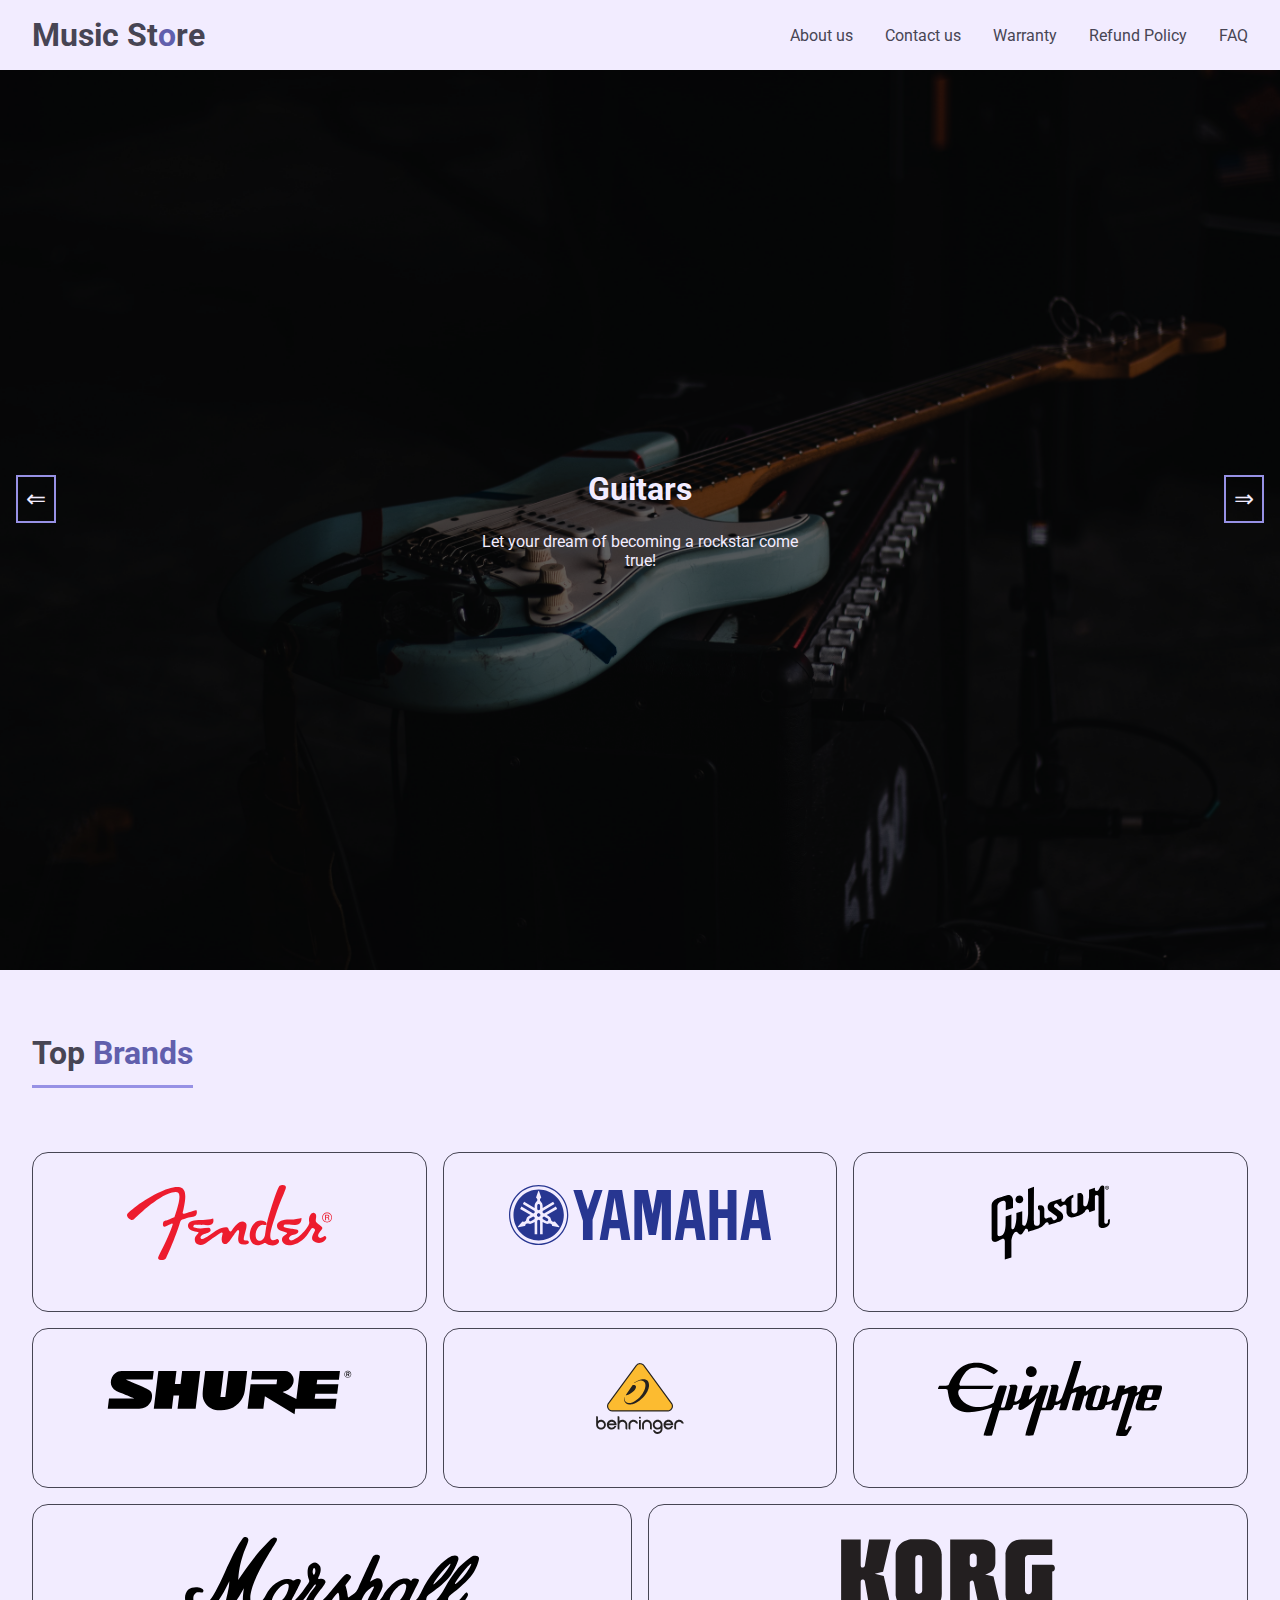
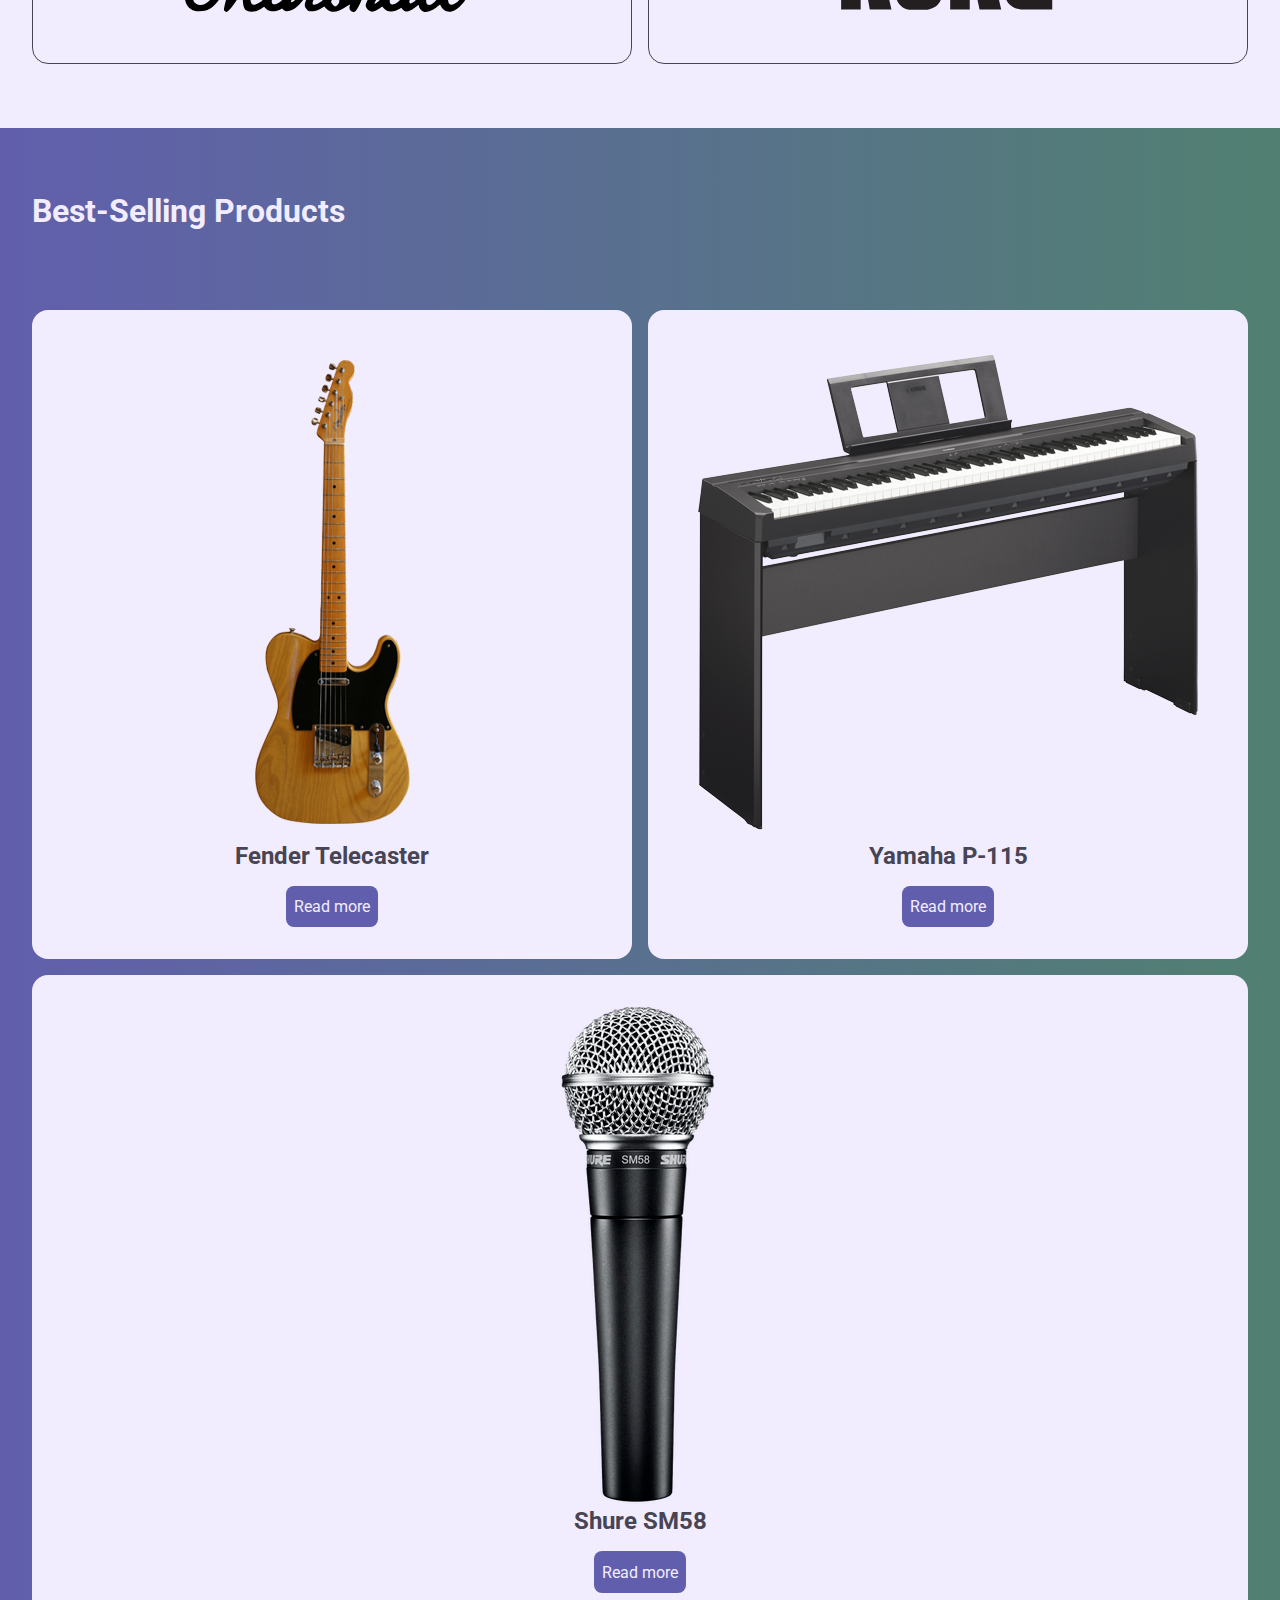
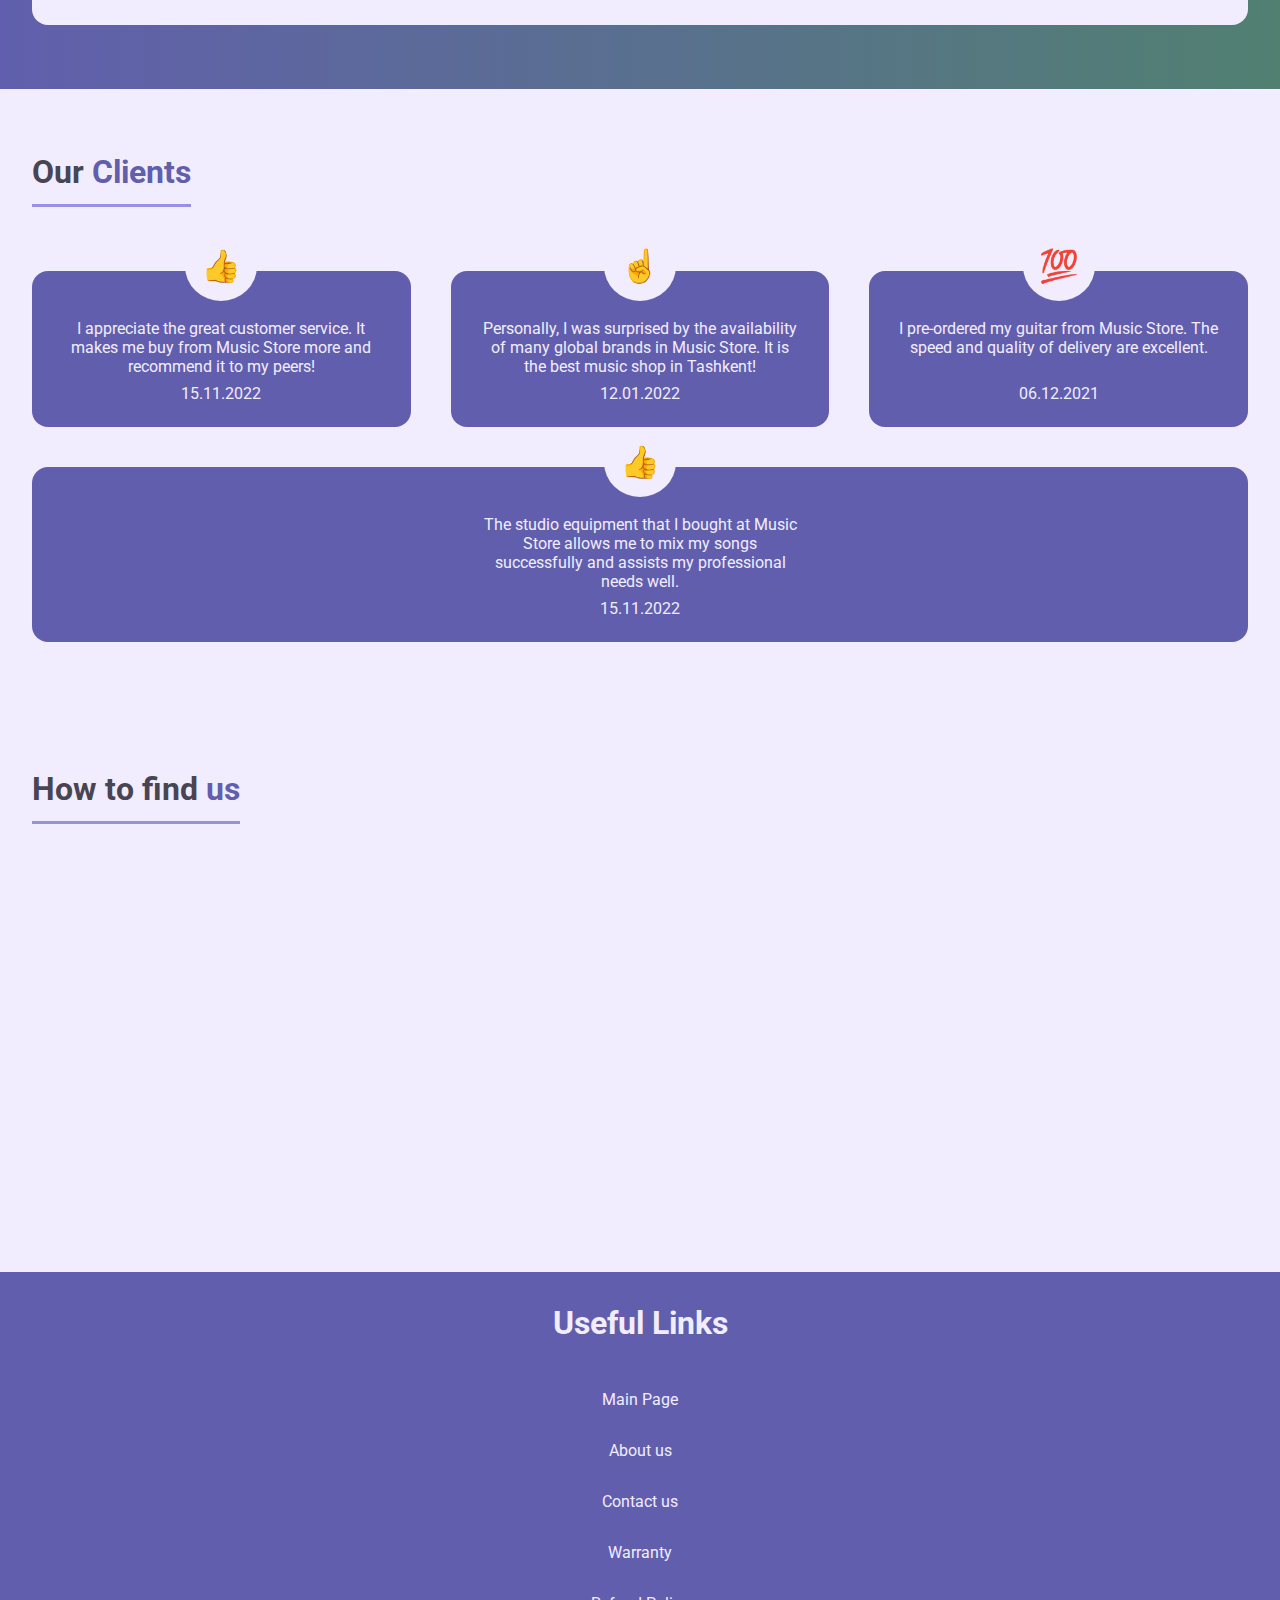
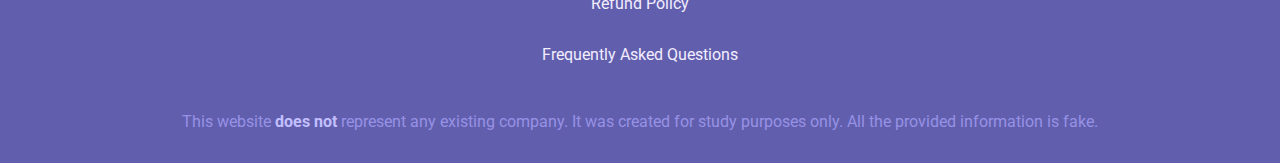
<file: index.html>
<!DOCTYPE html>
<html lang="en">

<head>
    <meta charset="UTF-8">
    <meta http-equiv="X-UA-Compatible" content="IE=edge">
    <meta name="viewport" content="width=device-width, initial-scale=1.0">
    <title>Welcome - Music Store</title>
    <link rel="stylesheet" href="assets/css/index-style.css">
</head>

<body>
    <header>
        <nav>
            <div class="navbar wrapper">

                <div class="nav-logo">
                    <a href="index.html" class="nav-logo-link">Music St<span class="accent">o</span>re</a>
                </div>

                <ul class="nav-list">

                    <li class="nav-item">
                        <a href="about-us.html">About us</a>
                    </li>

                    <li class="nav-item">
                        <a href="contact-us.html">Contact us</a>
                    </li>

                    <li class="nav-item">
                        <a href="refund-n-warranty.html">Warranty</a>
                    </li>

                    <li class="nav-item">
                        <a href="refund-n-warranty.html">Refund Policy</a>
                    </li>

                    <li class="nav-item">
                        <a href="faq.html">FAQ</a>
                    </li>

                    <li class="nav-item back">
                        <a href="#">Back</a>
                    </li>
                </ul>
                <button class="nav-button">
                </button>
            </div>
        </nav>
    </header>
    <section class="slider">

        <div class="slider-item active-slide" id="first-slide">
            <div class="slide-content">
                <div class="slide-description">
                    <h1>Guitars</h1>
                    <p>
                        Let your dream of becoming a rockstar come true!
                    </p>
                </div>
            </div>
        </div>

        <div class="slider-item" id="second-slide">
            <div class="slide-content">
                <div class="slide-description">
                    <h1>Keyboards</h1>
                    <p>
                        Make black and white sound like a million colors!
                    </p>
                </div>
            </div>
        </div>

        <div class="slider-item" id="third-slide">
            <div class="slide-content">
                <div class="slide-description">
                    <h1>Drums</h1>
                    <p>
                        Make others march to the beat of your drums!
                    </p>
                </div>
            </div>
        </div>

        <div class="slider-item" id="fourth-slide">
            <div class="slide-content">
                <div class="slide-description">
                    <h1>Studio Equipment</h1>
                    <p>
                        Best quality audio for passionate music-lovers!
                    </p>
                </div>
            </div>
        </div>

        <div class="slider-buttons">
            <button id="btn-previous-slide">&#8656;</button>
            <button id="btn-next-slide">&#8658;</button>
        </div>
    </section>
    <main>

        <div class="wrapper">
            <section class="top-brands">
                <h1 class="underlined-heading">Top <span class="accent">Brands</span></h1>
                <div class="brand-cards">
                    <div class="brand-card"><a href="https://www.fender.com/"><img src="assets/images/fender-logo.svg"
                                alt="Fender's company logo"></a></div>
                    <div class="brand-card"><a
                            href="https://usa.yamaha.com/products/musical_instruments/index.html"><img
                                src="assets/images/yamaha-logo.svg" alt="Yamaha's company logo"></a></div>
                    <div class="brand-card"><a href="https://www.gibson.com/en-US/"><img
                                src="assets/images/gibson-logo.svg" alt="Gibson's company logo"></a></div>
                    <div class="brand-card"><a href="https://www.shure.com/"><img src="assets/images/shure-logo.svg"
                                alt="Shure's company logotype"></a></div>
                    <div class="brand-card"><a href="https://www.behringer.com/"><img
                                src="assets/images/behringer-logo.svg" alt="Behringer's company logo"></a></div>
                    <div class="brand-card"><a href="https://www.epiphone.com/en-US/"><img
                                src="assets/images/epiphone-logo.svg" alt="Epiphone's company logo"></a></div>
                    <div class="brand-card"><a href="https://marshall.com/"><img src="assets/images/marshall-logo.svg"
                                alt="Marshall's company logo"></a></div>
                    <div class="brand-card"><a href="https://www.korg.com/us/"><img src="assets/images/korg-logo.svg"
                                alt="Korg's company website"></a></div>
                </div>
            </section>
        </div>

        <section class="product-hightlights">
            <div class="wrapper">
                <h1 class="product-highlights-heading">Best-Selling Products</h1>
                <div class="product-cards">
                    <div class="product-card">
                        <img src="assets/images/telecaster-cropped.png" class="product-img"
                            alt="Fender Telecaster Guitar">
                        <h2 class="product-name">Fender Telecaster</h2>
                        <a href="best-sellers.html#guitar" class="products-btn">Read more</a>
                    </div>
                    <div class="product-card">
                        <img src="assets/images/yamaha-p-115.png" class="product-img" alt="Yamaha P-115 Keyboard">
                        <h2 class="product-name">Yamaha P-115</h2>
                        <a href="best-sellers.html#keyboard" class="products-btn">Read more</a>
                    </div>
                    <div class="product-card">
                        <img src="assets/images/rsz_1rsz_1shure-microphone.png" alt="Shure SM58 microphone"
                            class="product-img">
                        <h2 class="product-name">Shure SM58</h2>
                        <a href="best-sellers.html#mic" class="products-btn">Read more</a>
                    </div>
                </div>
            </div>
        </section>

        <section class="reviews-section">
            <div class="wrapper">
                <h1 class="underlined-heading">Our <span class="accent">Clients</span></h1>
                <div class="reviews">
                    <div class="review-card">
                        <span class="smile-review">&#128077;</span>
                        <div class="review-card-content">
                            <p class="review-text">
                                I appreciate the great customer service. It makes me buy from Music Store more and
                                recommend
                                it to my peers!
                            </p>
                            <p class="date">15.11.2022</p>
                        </div>
                    </div>
                    <div class="review-card">
                        <span class="smile-review">&#9757;</span>
                        <div class="review-card-content">
                            <p class="review-text">
                                Personally, I was surprised by the availability of many global brands in Music Store. It
                                is
                                the best music shop in Tashkent!
                            </p>
                            <p class="date">12.01.2022</p>
                        </div>
                    </div>
                    <div class="review-card">
                        <span class="smile-review">&#128175;</span>
                        <div class="review-card-content">
                            <p class="review-text">
                                I pre-ordered my guitar from Music Store. The speed and quality of delivery are
                                excellent.
                            </p>
                            <p class="date">06.12.2021</p>
                        </div>
                    </div>
                    <div class="review-card">
                        <span class="smile-review">&#128077;</span>
                        <div class="review-card-content">
                            <p class="review-text">
                                The studio equipment that I bought at Music Store allows me to mix my
                                songs successfully and assists my professional needs well.
                            </p>
                            <p class="date">15.11.2022</p>
                        </div>
                    </div>
                </div>
            </div>
        </section>

        <section class="location">
            <div class="wrapper">
                <div>
                    <h1 class="underlined-heading">How to find <span class="accent">us</span></h1>
                </div>
                <div class="map">
                    <iframe
                        src="https://www.google.com/maps/embed?pb=!1m18!1m12!1m3!1d749.5188021536349!2d69.23367253521388!3d41.28546760907392!2m3!1f0!2f0!3f0!3m2!1i1024!2i768!4f13.1!3m3!1m2!1s0x38ae8a5a35183001%3A0xf708db1eb89e48e3!2zTXVzaWNTdG9yZSDigJQg0JzRg9C30YvQutCw0LvRjNC90YvQuSDQuNC90YHRgtGA0YPQvNC10L3RgtCw0LvRjNC90YvQuSDQvNCw0LPQsNC30LjQvSDQsiDQotCw0YjQutC10L3RgtC1!5e0!3m2!1sen!2s!4v1669120619327!5m2!1sen!2s"
                        width="100%" height="100%" style="border:0;" frameborder="0" allowfullscreen=""
                        aria-hidden="false" tabindex="0" loading="lazy"
                        referrerpolicy="no-referrer-when-downgrade"></iframe>
                </div>
            </div>
        </section>
    </main>

    <footer>
        <div class="wrapper">
            <div class="footer-nav-links">
                <h1>Useful Links</h1>
                <ul>
                    <li><a href="index.html" class="footer-nav-link">Main Page</a></li>
                    <li><a href="about-us.html" class="footer-nav-link">About us</a></li>
                    <li><a href="contact-us.html" class="footer-nav-link">Contact us</a></li>
                    <li><a href="refund-n-warranty.html" class="footer-nav-link">Warranty</a></li>
                    <li><a href="refund-n-warranty.html" class="footer-nav-link">Refund Policy</a></li>
                    <li><a href="faq.html" class="footer-nav-link">Frequently Asked Questions</a></li>
                </ul>
                <p class="p-warning">This website <strong>does not</strong> represent any existing company. It was
                    created
                    for
                    study purposes
                    only. All the provided information is fake.
                </p>
            </div>
        </div>
    </footer>
    <script src="assets/js/main-index.js"></script>
    <script src="assets/js/nav.js"></script>
</body>

</html>
</file>
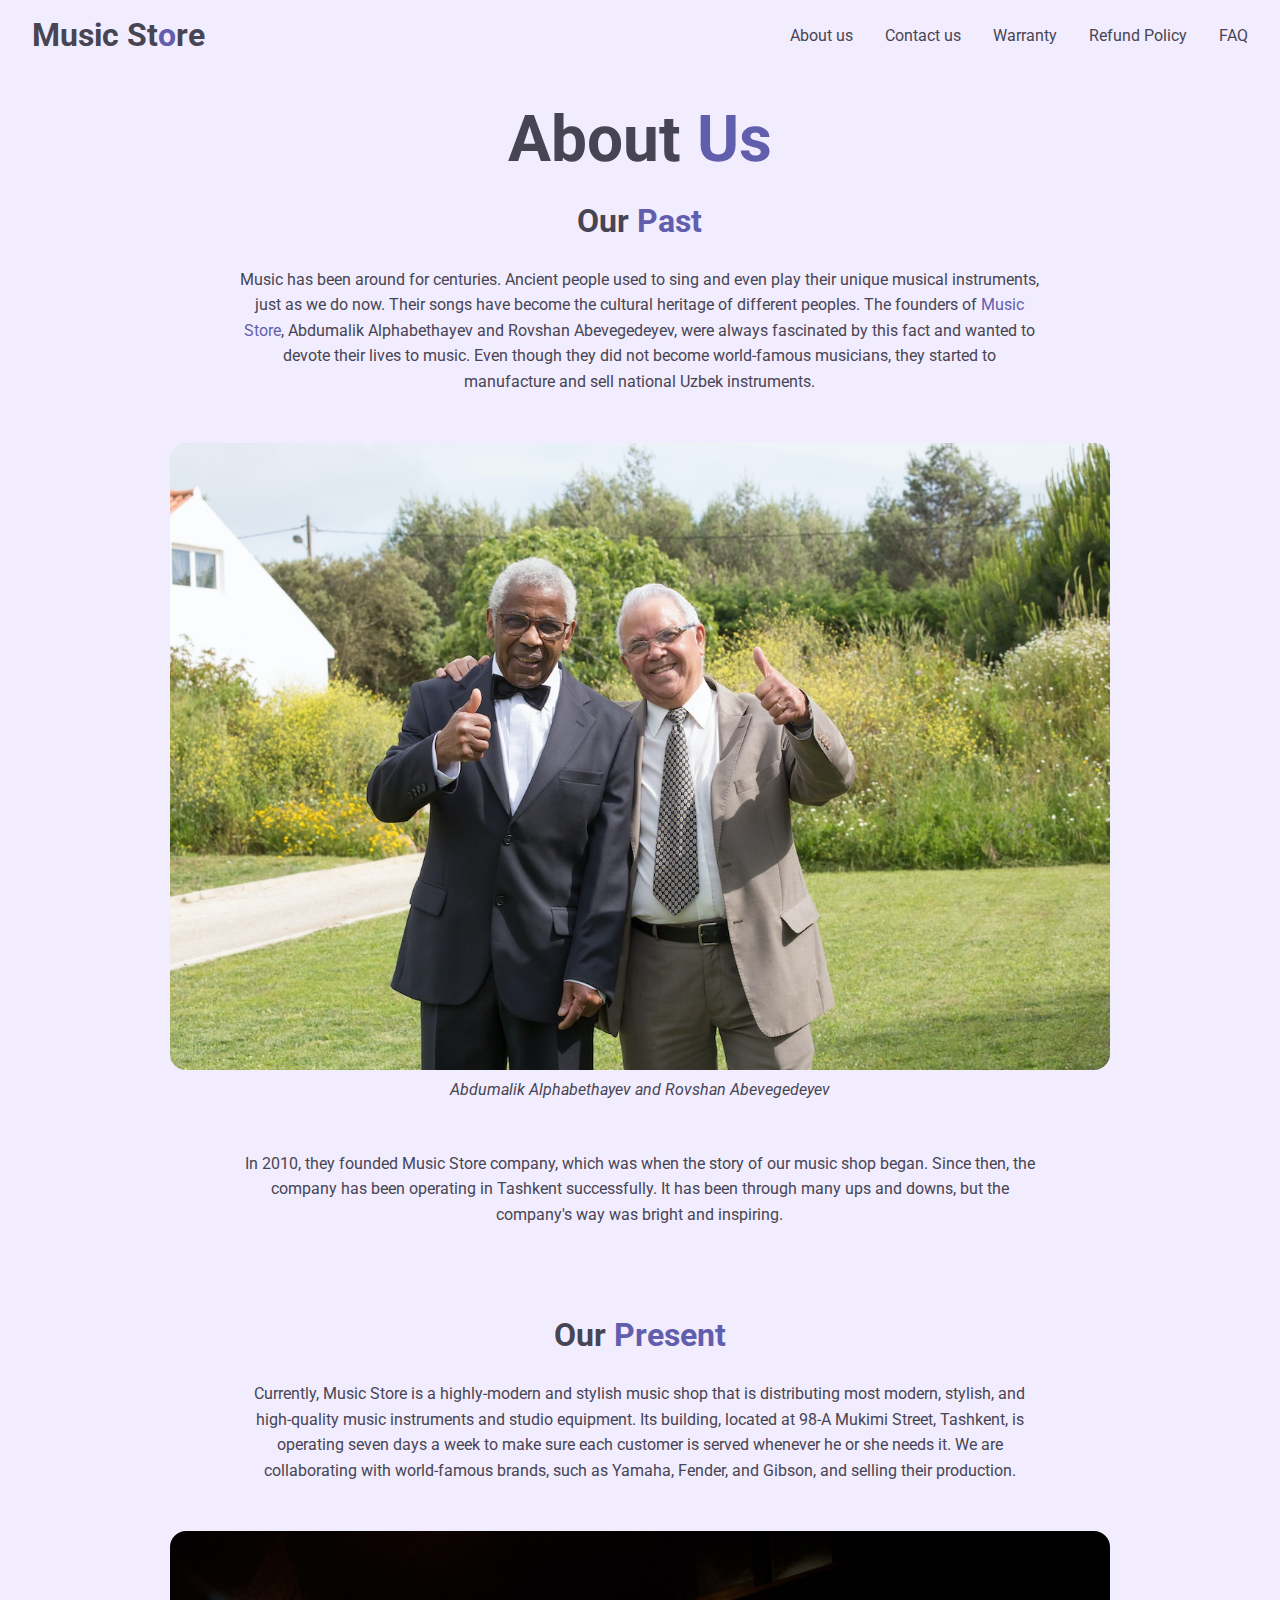
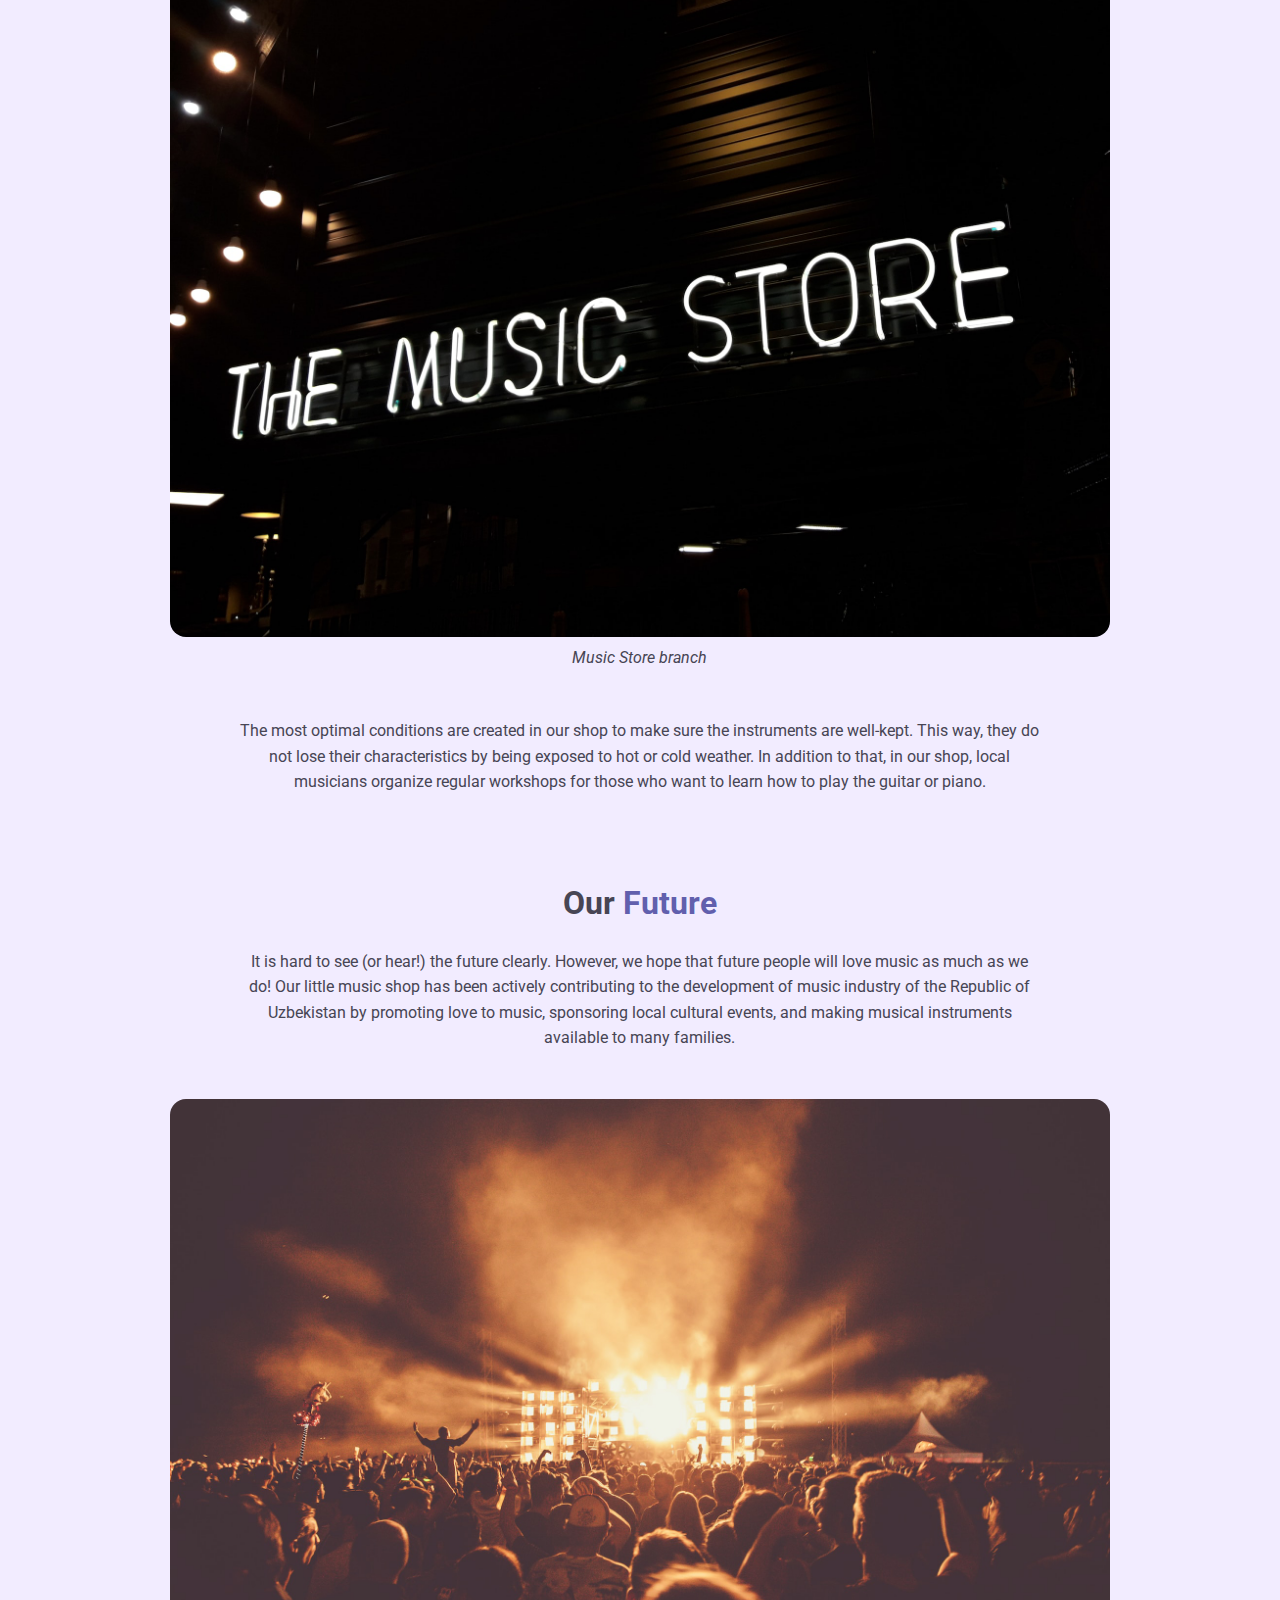
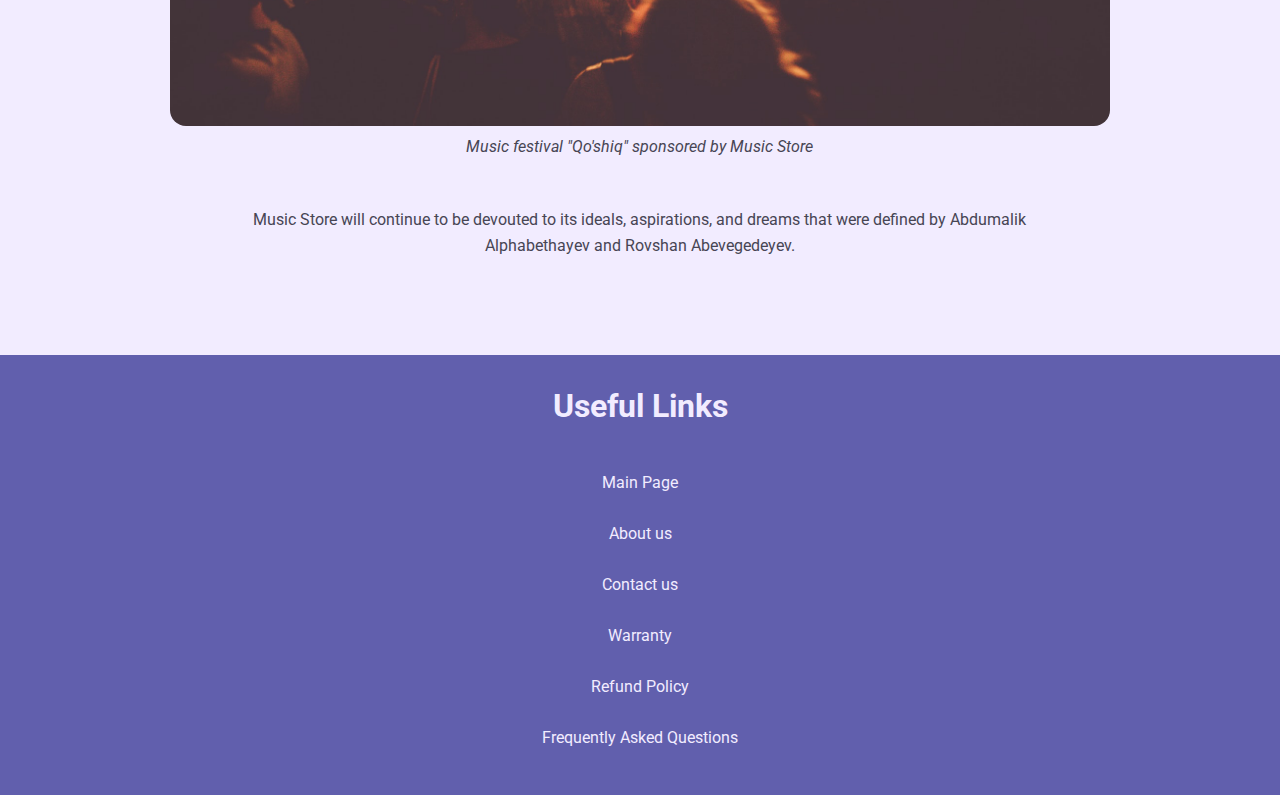
<file: about-us.html>
<!DOCTYPE html>
<html lang="en">

<head>
    <meta charset="UTF-8">
    <meta http-equiv="X-UA-Compatible" content="IE=edge">
    <meta name="viewport" content="width=device-width, initial-scale=1.0">
    <title>About us - Music Store</title>
    <link rel="stylesheet" href="assets/css/about-us-style.css">
</head>

<body>
    <header>
        <nav>
            <div class="navbar wrapper">

                <div class="nav-logo">
                    <a href="index.html" class="nav-logo-link">Music St<span class="accent">o</span>re</a>
                </div>

                <ul class="nav-list">

                    <li class="nav-item">
                        <a href="about-us.html">About us</a>
                    </li>

                    <li class="nav-item">
                        <a href="contact-us.html">Contact us</a>
                    </li>

                    <li class="nav-item">
                        <a href="refund-n-warranty.html">Warranty</a>
                    </li>

                    <li class="nav-item">
                        <a href="refund-n-warranty.html">Refund Policy</a>
                    </li>

                    <li class="nav-item">
                        <a href="faq.html">FAQ</a>
                    </li>

                    <li class="nav-item back">
                        <a href="#">Back</a>
                    </li>
                </ul>
                <button class="nav-button"></button>
            </div>
        </nav>
    </header>
    <main>
        <div class="wrapper">
            <article class="company-story">
                <h1>About <span class="accent">Us</span></h1>
                <div class="story">
                    <div class="story-text">
                        <h2>Our <span class="accent">Past</span></h2>
                        <p>
                            Music has been around for centuries. Ancient people used to sing and even play their unique
                            musical instruments, just as we do now. Their songs have become the cultural heritage of
                            different peoples. The founders of <span class="accent">Music Store</span>, Abdumalik
                            Alphabethayev and
                            Rovshan Abevegedeyev, were always fascinated by this fact and wanted to devote their lives
                            to music. Even though they did not become world-famous musicians, they started to
                            manufacture and sell national Uzbek instruments.
                        </p>
                        <figure>
                            <img src="assets/images/founders.jpg" alt="Music Store shop">
                            <figcaption>Abdumalik
                                Alphabethayev and
                                Rovshan Abevegedeyev</figcaption>
                        </figure>
                        <p>In 2010, they founded Music Store company, which was when the story of our music shop began.
                            Since then, the company has been operating in Tashkent successfully. It has been through
                            many ups and downs, but the company's way was bright and inspiring.</p>
                    </div>
                </div>
                <div class="story">
                    <div class="story-text">
                        <h2>Our <span class="accent">Present</span></h2>
                        <p>
                            Currently, Music Store is a highly-modern and stylish music shop that is distributing most
                            modern, stylish, and high-quality music instruments and studio equipment. Its building,
                            located at 98-A Mukimi Street, Tashkent, is operating seven days a week to make sure each
                            customer is served whenever he or she needs it. We are collaborating with world-famous
                            brands, such as Yamaha, Fender, and Gibson, and selling their production.
                        </p>
                        <figure>
                            <img src="assets/images/music-store.jpg" alt="Music Store shop">
                            <figcaption>Music Store branch</figcaption>
                        </figure>
                        <p>The most optimal conditions are created in our shop to make sure the instruments are
                            well-kept. This way, they do not lose their characteristics by being exposed to hot or cold
                            weather. In addition to that, in our shop, local musicians organize regular workshops for
                            those who want to learn how to
                            play the guitar or piano.</p>
                    </div>
                </div>
                <div class="story">
                    <div class="story-text">
                        <h2>Our <span class="accent">Future</span></h2>
                        <p>
                            It is hard to see (or hear!) the future clearly. However, we hope that future people will
                            love music as much as we do! Our little music shop
                            has been actively contributing to the development of music industry of the Republic of
                            Uzbekistan by promoting love to music, sponsoring local cultural events, and making musical
                            instruments available to many
                            families.
                        </p>
                        <figure>
                            <img src="assets/images/festival-qoshiq.jpg" alt="Music Store shop">
                            <figcaption>Music festival "Qo'shiq" sponsored by Music Store</figcaption>
                        </figure>
                        <p>Music Store will continue to be devouted to its ideals, aspirations, and dreams that were
                            defined by Abdumalik Alphabethayev and Rovshan Abevegedeyev. </p>
                    </div>
                </div>
            </article>
        </div>
        </div>
    </main>
    <footer>
        <div class="wrapper">
            <div class="footer-nav-links">
                <h1>Useful Links</h1>
                <ul>
                    <li><a href="index.html" class="footer-nav-link">Main Page</a></li>
                    <li><a href="about-us.html" class="footer-nav-link">About us</a></li>
                    <li><a href="contact-us.html" class="footer-nav-link">Contact us</a></li>
                    <li><a href="refund-n-warranty.html" class="footer-nav-link">Warranty</a></li>
                    <li><a href="refund-n-warranty.html" class="footer-nav-link">Refund Policy</a></li>
                    <li><a href="faq.html" class="footer-nav-link">Frequently Asked Questions</a></li>
                </ul>
            </div>
        </div>
    </footer>
    <script src="assets/js/nav.js"></script>
</body>

</html>
</file>
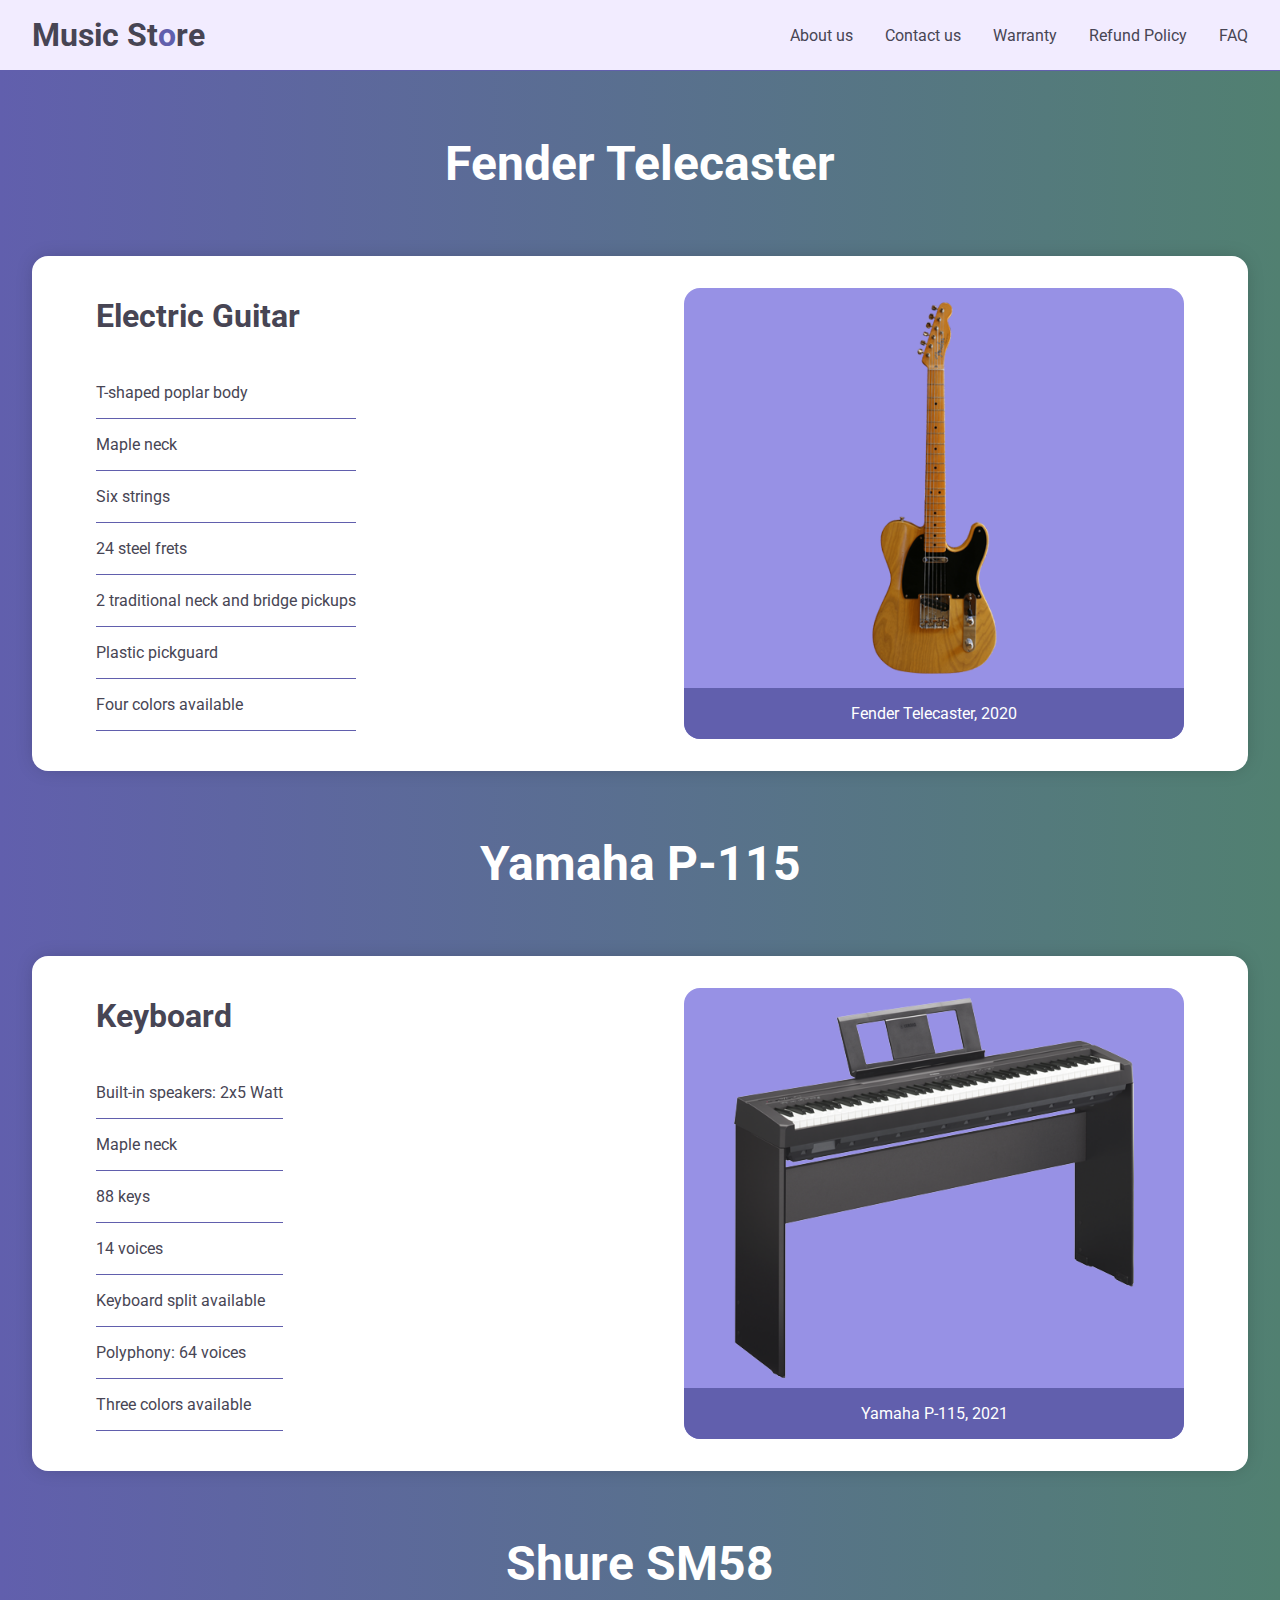
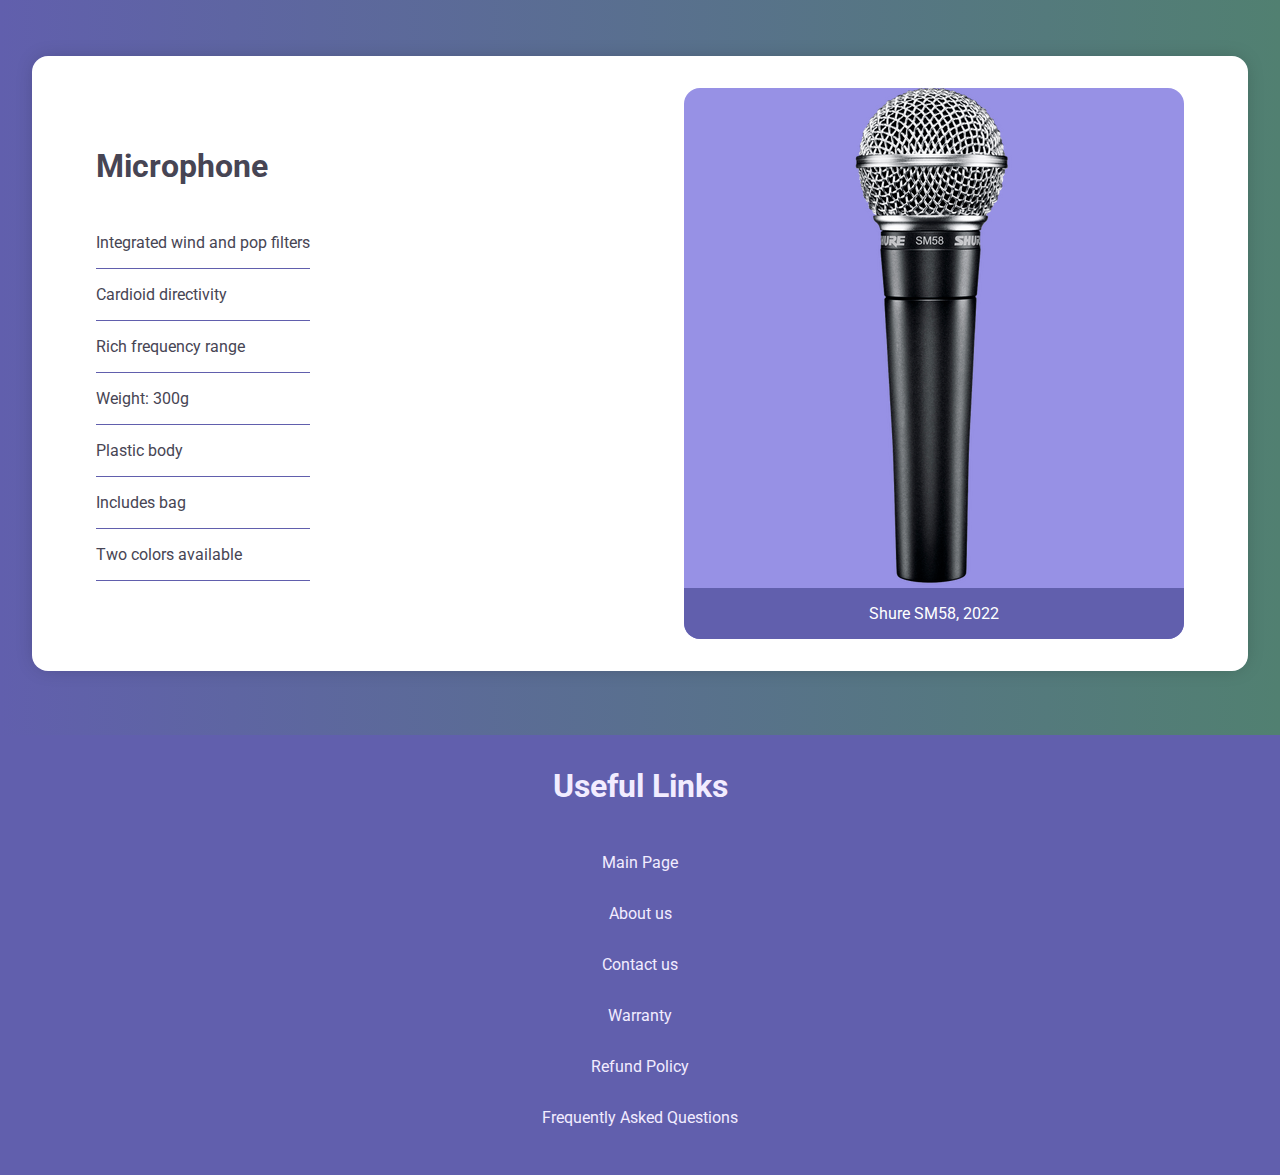
<file: best-sellers.html>
<!DOCTYPE html>
<html lang="en">

<head>
    <meta charset="UTF-8">
    <meta http-equiv="X-UA-Compatible" content="IE=edge">
    <meta name="viewport" content="width=device-width, initial-scale=1.0">
    <title>Best Selling Products - Music Store</title>
    <link rel="stylesheet" href="assets/css/best-sellers-style.css">
</head>

<body>
    <header>
        <nav>
            <div class="navbar wrapper">

                <div class="nav-logo">
                    <a href="index.html" class="nav-logo-link">Music St<span class="accent">o</span>re</a>
                </div>

                <ul class="nav-list">

                    <li class="nav-item">
                        <a href="about-us.html">About us</a>
                    </li>

                    <li class="nav-item">
                        <a href="contact-us.html">Contact us</a>
                    </li>

                    <li class="nav-item">
                        <a href="refund-n-warranty.html">Warranty</a>
                    </li>

                    <li class="nav-item">
                        <a href="refund-n-warranty.html">Refund Policy</a>
                    </li>

                    <li class="nav-item">
                        <a href="faq.html">FAQ</a>
                    </li>

                    <li class="nav-item back">
                        <a href="#">Back</a>
                    </li>
                </ul>
                <button class="nav-button">
                </button>
            </div>
        </nav>
    </header>

    <main>
        <div class="wrapper">
            <section class="best-sellers-section">
                <h2>Fender Telecaster</h2>
                <div class="product-info" id="guitar">
                    <div class="product-description">
                        <div class="product-specs">
                            <h3>Electric Guitar</h3>
                            <ul class="specs-list">
                                <li class="specs">T-shaped poplar body</li>
                                <li class="specs">Maple neck</li>
                                <li class="specs">Six strings</li>
                                <li class="specs">24 steel frets</li>
                                <li class="specs">2 traditional neck and bridge pickups</li>
                                <li class="specs">Plastic pickguard</li>
                                <li class="specs">Four colors available</li>
                            </ul>
                        </div>
                    </div>
                    <figure>
                        <img src="assets/images/telecaster-cropped.png" alt="Fender Telecaster electric guitar">
                        <figcaption>Fender Telecaster, 2020</figcaption>
                    </figure>
                </div>
                <h2>Yamaha P-115</h2>
                <div class="product-info" id="keyboard">
                    <div class="product-description">
                        <div class="product-specs">
                            <h3>Keyboard</h3>
                            <ul class="specs-list">
                                <li class="specs">Built-in speakers: 2x5 Watt</li>
                                <li class="specs">Maple neck</li>
                                <li class="specs">88 keys</li>
                                <li class="specs">14 voices</li>
                                <li class="specs">Keyboard split available</li>
                                <li class="specs">Polyphony: 64 voices</li>
                                <li class="specs">Three colors available</li>
                            </ul>
                        </div>
                    </div>
                    <figure>
                        <img src="assets/images/yamaha-p-115.png" alt="Yamaha Keyboard">
                        <figcaption>Yamaha P-115, 2021</figcaption>
                    </figure>
                </div>
                <h2>Shure SM58</h2>
                <div class="product-info" id="mic">
                    <div class="product-description">
                        <div class="product-specs">
                            <h3>Microphone</h3>
                            <ul class="specs-list">
                                <li class="specs">Integrated wind and pop filters</li>
                                <li class="specs">Cardioid directivity</li>
                                <li class="specs">Rich frequency range</li>
                                <li class="specs">Weight: 300g</li>
                                <li class="specs">Plastic body</li>
                                <li class="specs">Includes bag</li>
                                <li class="specs">Two colors available</li>
                            </ul>
                        </div>
                    </div>
                    <figure>
                        <img src="assets/images/rsz_1rsz_1shure-microphone.png" alt="Shure Microphone">
                        <figcaption>Shure SM58, 2022</figcaption>
                    </figure>
                </div>
            </section>
        </div>
    </main>

    <footer>
        <div class="wrapper">
            <div class="footer-nav-links">
                <h1>Useful Links</h1>
                <ul>
                    <li><a href="index.html" class="footer-nav-link">Main Page</a></li>
                    <li><a href="about-us.html" class="footer-nav-link">About us</a></li>
                    <li><a href="contact-us.html" class="footer-nav-link">Contact us</a></li>
                    <li><a href="refund-n-warranty.html" class="footer-nav-link">Warranty</a></li>
                    <li><a href="refund-n-warranty.html" class="footer-nav-link">Refund Policy</a></li>
                    <li><a href="faq.html" class="footer-nav-link">Frequently Asked Questions</a></li>
                </ul>
            </div>
        </div>
    </footer>

    <script src="assets/js/nav.js"></script>
</body>

</html>
</file>
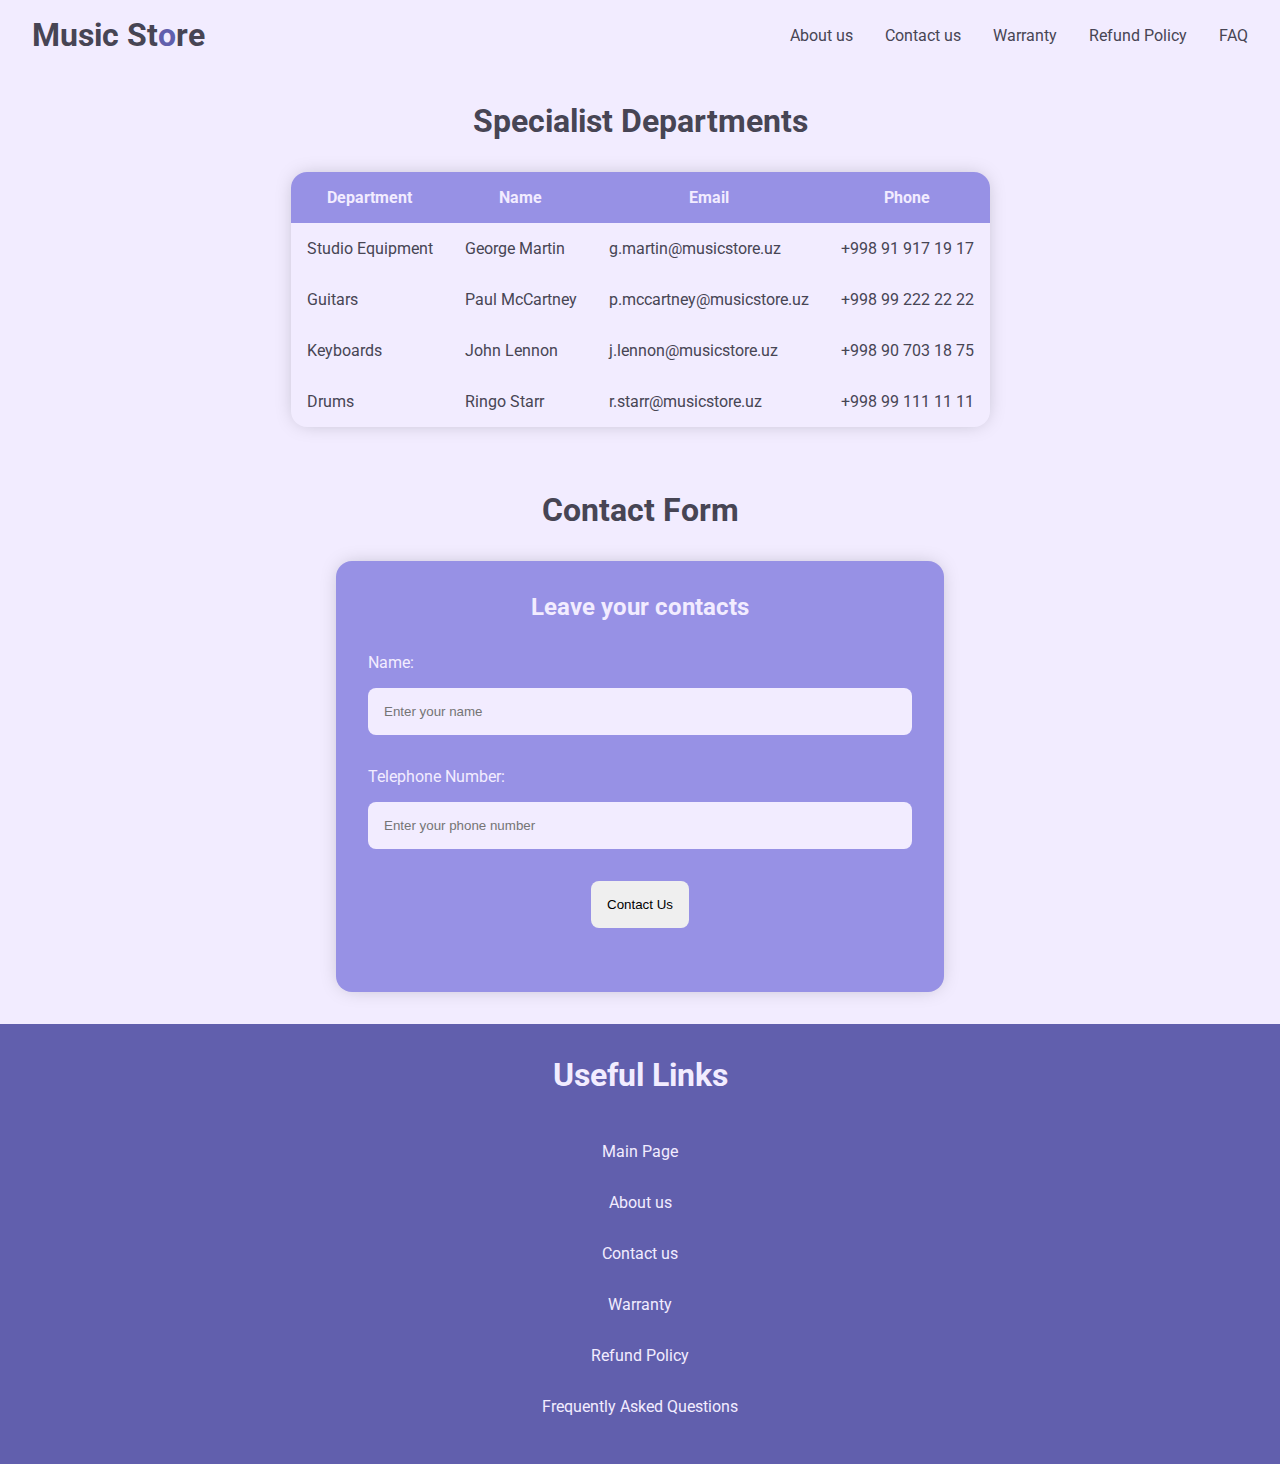
<file: contact-us.html>
<!DOCTYPE html>
<html lang="en">

<head>
    <meta charset="UTF-8">
    <meta http-equiv="X-UA-Compatible" content="IE=edge">
    <meta name="viewport" content="width=device-width, initial-scale=1.0">
    <title>Contact Us - Music Store</title>
    <link rel="stylesheet" href="assets/css/contact-us-style.css">
</head>

<body>
    <header>
        <nav>
            <div class="navbar wrapper">

                <div class="nav-logo">
                    <a href="index.html" class="nav-logo-link">Music St<span class="accent">o</span>re</a>
                </div>

                <ul class="nav-list">

                    <li class="nav-item">
                        <a href="about-us.html">About us</a>
                    </li>

                    <li class="nav-item">
                        <a href="contact-us.html">Contact us</a>
                    </li>

                    <li class="nav-item">
                        <a href="refund-n-warranty.html">Warranty</a>
                    </li>

                    <li class="nav-item">
                        <a href="refund-n-warranty.html">Refund Policy</a>
                    </li>

                    <li class="nav-item">
                        <a href="faq.html">FAQ</a>
                    </li>

                    <li class="nav-item back">
                        <a href="#">Back</a>
                    </li>
                </ul>
                <button class="nav-button">
                </button>
            </div>
        </nav>
    </header>

    <main>
        <div class="wrapper">
            <section class="contact-specialists">
                <h1>Specialist Departments</h1>
                <table class="specialists">
                    <thead>
                        <tr>
                            <th class="rounded-table-borders" id="left">Department</th>
                            <th>Name</th>
                            <th>Email</th>
                            <th class="rounded-table-borders" id="right">Phone</th>
                        </tr>
                    <tbody>
                        <tr>
                            <td id="new-head">Studio Equipment</td>
                            <td>George Martin</td>
                            <td>g.martin@musicstore.uz</td>
                            <td>+998 91 917 19 17</td>
                        </tr>
                        <tr>
                            <td>Guitars</td>
                            <td>Paul McCartney</td>
                            <td>p.mccartney@musicstore.uz</td>
                            <td>+998 99 222 22 22</td>
                        </tr>
                        <tr>
                            <td>Keyboards</td>
                            <td>John Lennon</td>
                            <td>j.lennon@musicstore.uz</td>
                            <td>+998 90 703 18 75</td>
                        </tr>
                        <tr>
                            <td>Drums</td>
                            <td>Ringo Starr</td>
                            <td>r.starr@musicstore.uz</td>
                            <td>+998 99 111 11 11</td>
                        </tr>
                    </tbody>
                    </thead>
                </table>
            </section>
            <section class="contact-us-form">
                <h1>Contact Form</h1>
                <form id="form-input">
                    <h2>Leave your contacts</h2>
                    <div class="form-field">
                        <label for="name">Name: </label>
                        <input id="name" name="name" type="text" placeholder="Enter your name" required>
                    </div>
                    <div class="form-field">
                        <label for="name">Telephone Number: </label>
                        <input id="telephone" name="name" type="text" placeholder="Enter your phone number" required>
                    </div>
                    <div><button id="submit-btn" type="submit">Contact Us</button></div>
                    <p id="message"></p>
                </form>
        </div>
        </section>
    </main>

    <footer>
        <div class="wrapper">
            <div class="footer-nav-links">
                <h1>Useful Links</h1>
                <ul>
                    <li><a href="index.html" class="footer-nav-link">Main Page</a></li>
                    <li><a href="about-us.html" class="footer-nav-link">About us</a></li>
                    <li><a href="contact-us.html" class="footer-nav-link">Contact us</a></li>
                    <li><a href="refund-n-warranty.html" class="footer-nav-link">Warranty</a></li>
                    <li><a href="refund-n-warranty.html" class="footer-nav-link">Refund Policy</a></li>
                    <li><a href="faq.html" class="footer-nav-link">Frequently Asked Questions</a></li>
                </ul>
            </div>
        </div>
    </footer>
    <script src="assets/js/nav.js"></script>
    <script src="assets/js/validation.js"></script>
</body>

</html>
</file>
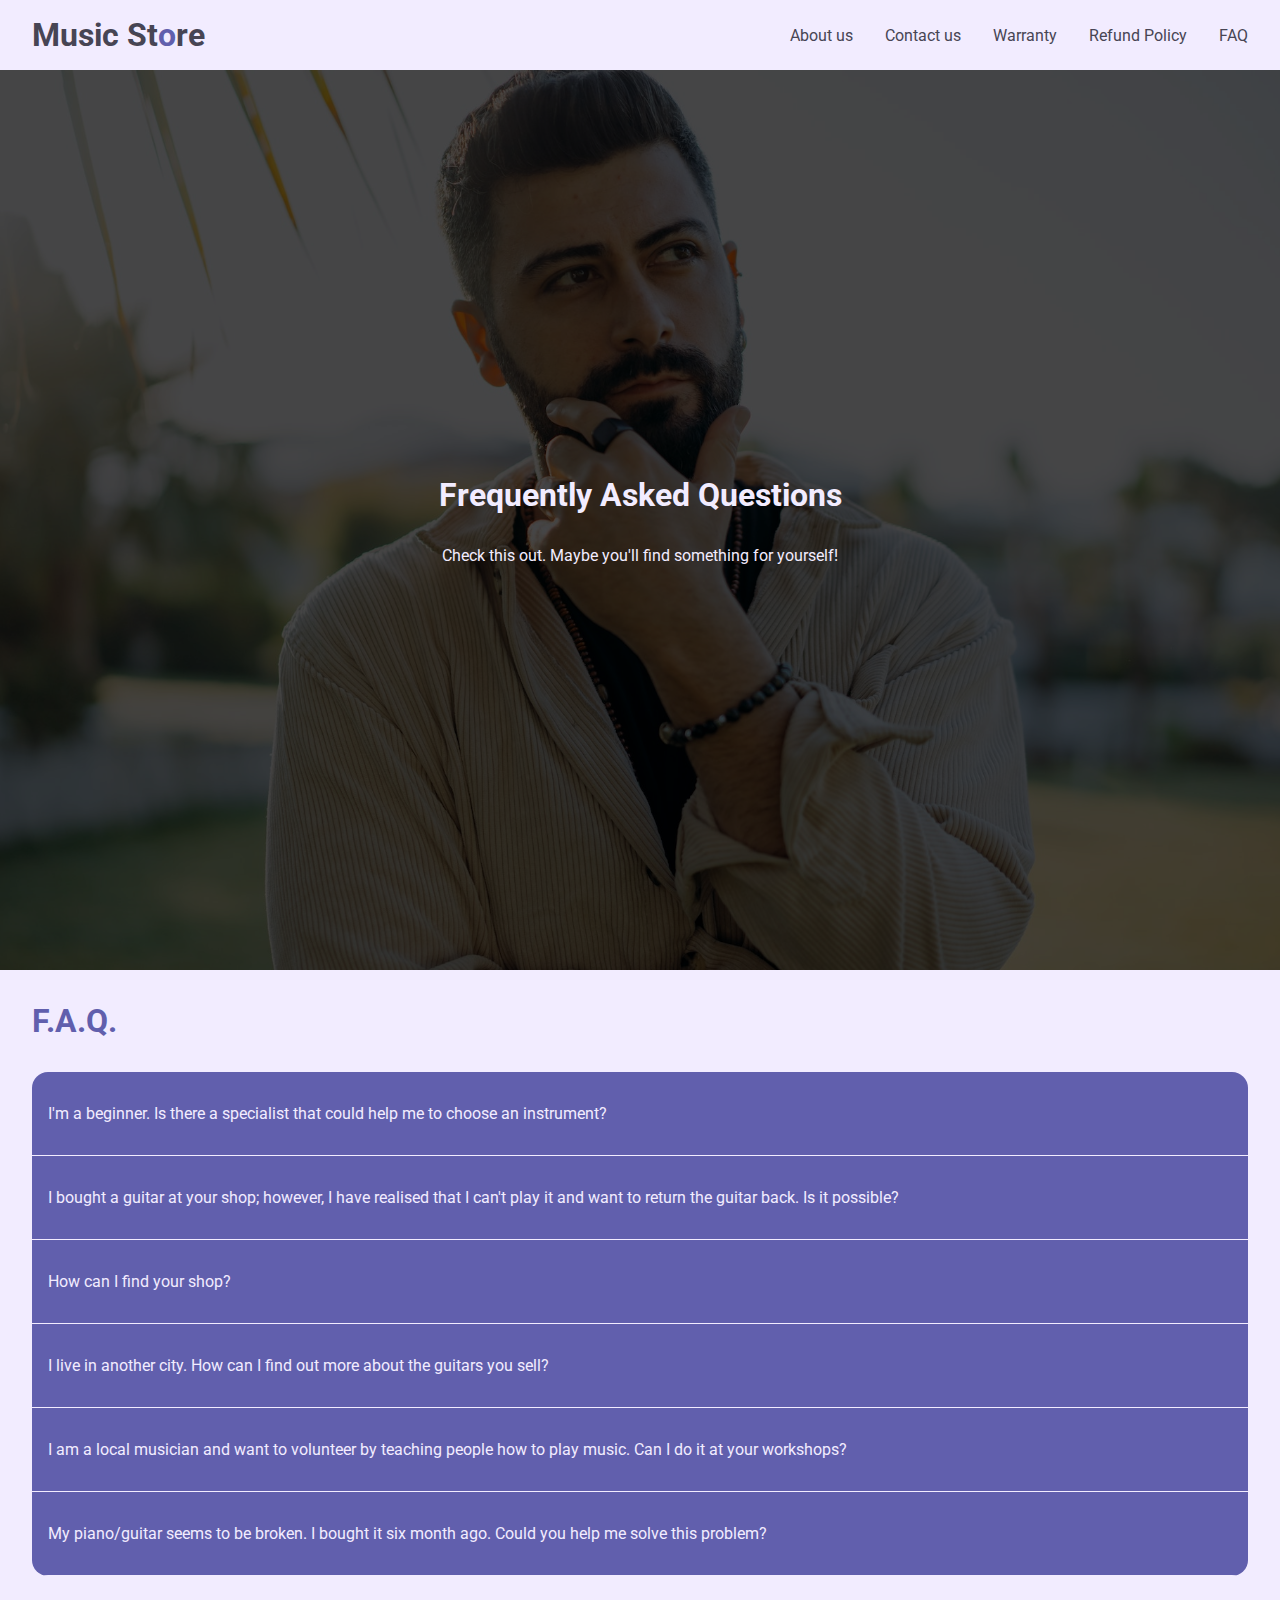
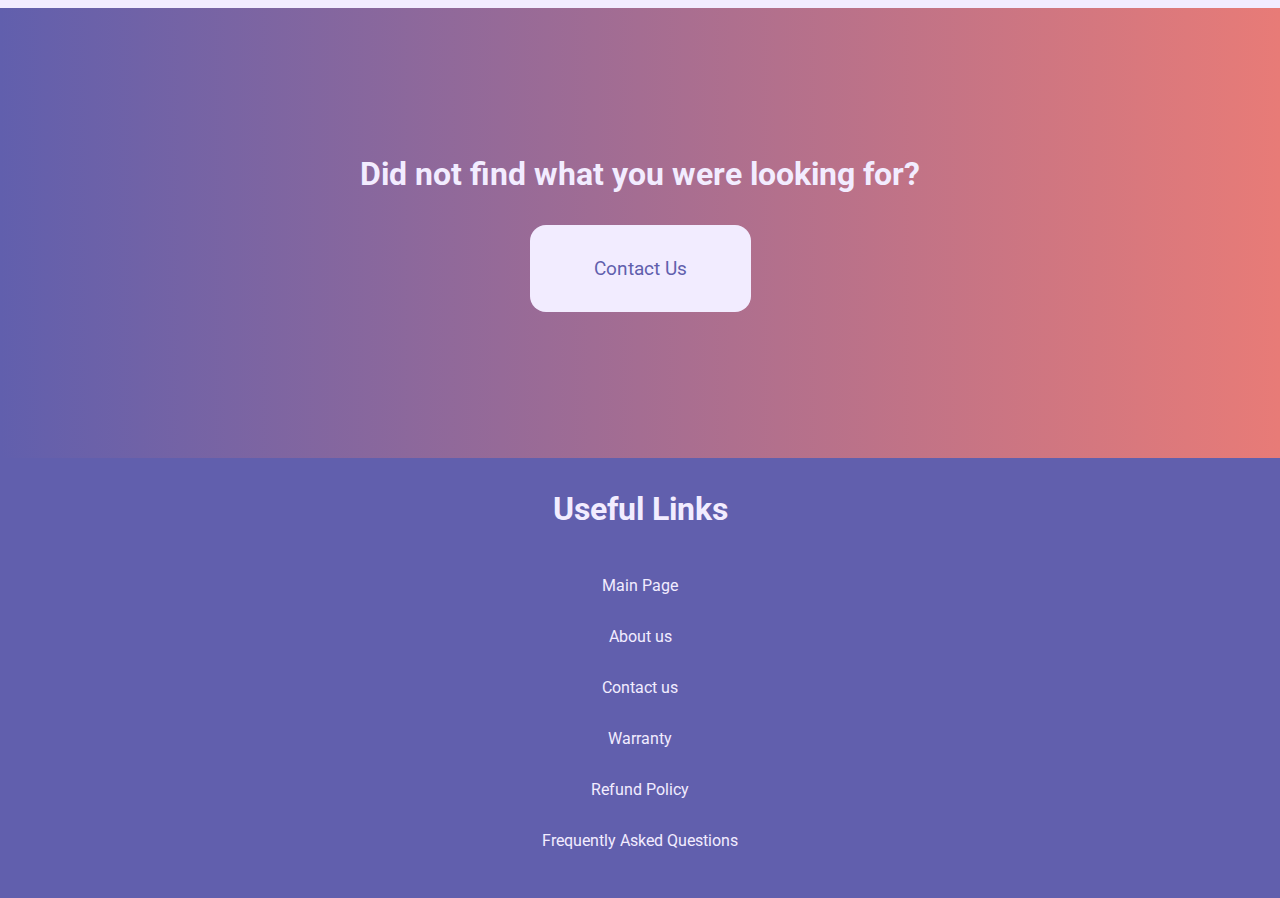
<file: faq.html>
<!DOCTYPE html>
<html lang="en">

<head>
    <meta charset="UTF-8">
    <meta http-equiv="X-UA-Compatible" content="IE=edge">
    <meta name="viewport" content="width=device-width, initial-scale=1.0">
    <title>Frequently Asked Questions - Music Store</title>
    <link rel="stylesheet" href="assets/css/faq-style.css">
</head>

<body>
    <header>
        <nav>
            <div class="navbar wrapper">

                <div class="nav-logo">
                    <a href="index.html" class="nav-logo-link">Music St<span class="accent">o</span>re</a>
                </div>

                <ul class="nav-list">

                    <li class="nav-item">
                        <a href="about-us.html">About us</a>
                    </li>

                    <li class="nav-item">
                        <a href="contact-us.html">Contact us</a>
                    </li>

                    <li class="nav-item">
                        <a href="refund-n-warranty.html">Warranty</a>
                    </li>

                    <li class="nav-item">
                        <a href="refund-n-warranty.html">Refund Policy</a>
                    </li>

                    <li class="nav-item">
                        <a href="faq.html">FAQ</a>
                    </li>

                    <li class="nav-item back">
                        <a href="#">Back</a>
                    </li>
                </ul>
                <button class="nav-button">
                </button>
            </div>
        </nav>
    </header>

    <main>
        <section class="faq-intro">
            <div class="faq-intro-content">
                <h1>Frequently Asked Questions</h1>
                <p>Check this out. Maybe you'll find something for yourself!</p>
            </div>
        </section>
        <div class="wrapper">
            <section class="faq-section">
                <h1><span class="accent">F.A.Q.</span></h1>
                <div class="faq">
                    <ul class="faq-accordion">
                        <li>
                            <p class="question">I'm a beginner. Is there a specialist that could help me to choose an
                                instrument?</p>
                            <p class="answer">Yes! Our helpful and professional consultants are always ready to help
                                with your purchase. Most of them have musical education, so they could even tune a
                                guitar for you! </p>
                        </li>
                        <li>
                            <p class="question">I bought a guitar at your shop; however, I have realised that I can't
                                play it and want to return the guitar back. Is it possible?</p>
                            <p class="answer">First of all, don't give up that quickly! We believe that everybody can
                                learn everything he or she wants to if they are guided well. We regularly host workshops
                                where visitors can learn basic (and advanced!) guitar skills.<br>However, if you do want
                                return the guitar, please, visit the following page - <a href="refund-n-warranty.html"
                                    class="hyperlink">Refund Policy</a> </p>
                        </li>
                        <li>
                            <p class="question">How can I find your shop?</p>
                            <p class="answer">Music Store is located at 98-A Mukimi Street, Tashkent.</p>
                        </li>
                        <li>
                            <p class="question">I live in another city. How can I find out more about the guitars you
                                sell?</p>
                            <p class="answer">Please, check this page <a href="contact-us.html"
                                    class="hyperlink">Contact Us</a>. There,
                                you'll be able to leave your contacts and we'll consult you.</p>
                        </li>
                        <li>
                            <p class="question">I am a local musician and want to volunteer by teaching people how to
                                play music. Can I do it at your workshops?</p>
                            <p class="answer">Sure! Please, check this page <a href="contact-us.html"
                                    class="hyperlink">Contact Us</a>.
                                There,
                                you'll be able to leave your contacts and we'll consult you.</p>
                        </li>
                        <li>
                            <p class="question">My piano/guitar seems to be broken. I bought it six month ago. Could you
                                help me solve this problem?</p>
                            <p class="answer">We can help you! As our store provides <a href="refund-n-warranty.html"
                                    class="hyperlink">One-Year
                                    Warranty</a>, we are ready to fix the problem you've encountered.</p>
                        </li>
                    </ul>
                </div>
            </section>
        </div>
        <section class="after-faq-section">
            <div class="wrapper">
                <h1>Did not find what you were looking for?</h1>
                <a href="contact-us.html" class="contact-us-btn">Contact Us</a>
            </div>
        </section>
    </main>

    <footer>
        <div class="wrapper">
            <div class="footer-nav-links">
                <h1>Useful Links</h1>
                <ul>
                    <li><a href="index.html" class="footer-nav-link">Main Page</a></li>
                    <li><a href="about-us.html" class="footer-nav-link">About us</a></li>
                    <li><a href="contact-us.html" class="footer-nav-link">Contact us</a></li>
                    <li><a href="refund-n-warranty.html" class="footer-nav-link">Warranty</a></li>
                    <li><a href="refund-n-warranty.html" class="footer-nav-link">Refund Policy</a></li>
                    <li><a href="faq.html" class="footer-nav-link">Frequently Asked Questions</a></li>
                </ul>
            </div>
        </div>
    </footer>
    <script src="assets/js/nav.js"></script>
    <script src="assets/js/faq-accordion.js"></script>
</body>

</html>
</file>
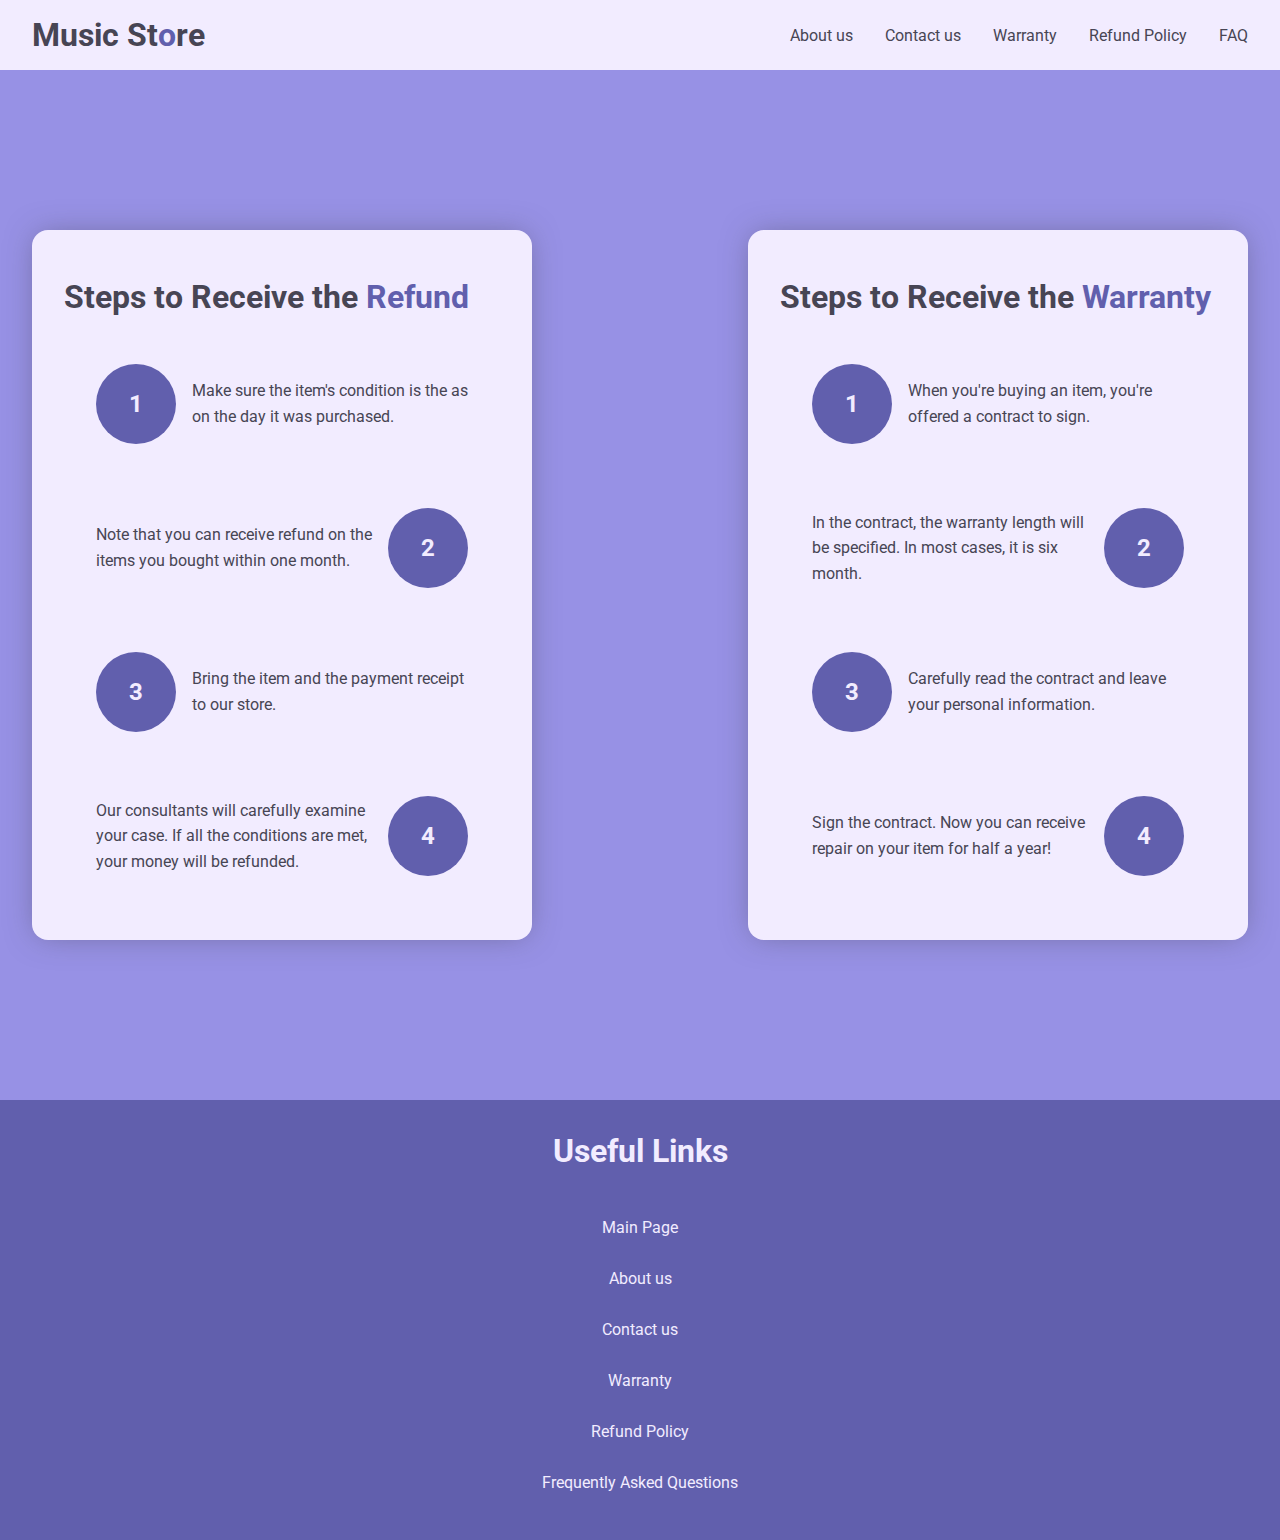
<file: refund-n-warranty.html>
<!DOCTYPE html>
<html lang="en">

<head>
    <meta charset="UTF-8">
    <meta http-equiv="X-UA-Compatible" content="IE=edge">
    <meta name="viewport" content="width=device-width, initial-scale=1.0">
    <title>Refund and Warranty - Music Store</title>
    <link rel="stylesheet" href="assets/css/refund-n-warranty-style.css">
</head>

<body>
    <header>
        <nav>
            <div class="navbar wrapper">

                <div class="nav-logo">
                    <a href="index.html" class="nav-logo-link">Music St<span class="accent">o</span>re</a>
                </div>

                <ul class="nav-list">

                    <li class="nav-item">
                        <a href="about-us.html">About us</a>
                    </li>

                    <li class="nav-item">
                        <a href="contact-us.html">Contact us</a>
                    </li>

                    <li class="nav-item">
                        <a href="refund-n-warranty.html">Warranty</a>
                    </li>

                    <li class="nav-item">
                        <a href="refund-n-warranty.html">Refund Policy</a>
                    </li>

                    <li class="nav-item">
                        <a href="faq.html">FAQ</a>
                    </li>

                    <li class="nav-item back">
                        <a href="#">Back</a>
                    </li>
                </ul>
                <button class="nav-button">
                </button>
            </div>
        </nav>
    </header>

    <main>
        <div class="wrapper">
            <article class="refund-policy">
                <h1>Steps to Receive the <span class="accent">Refund</span></h1>
                <div class="steps-to-refund">
                    <div class="step">
                        <span class="step-number">
                            <h2>1</h2>
                        </span>
                        <p class="step-description">Make sure the item's condition is the as on the day it
                            was purchased.
                        </p>
                    </div>
                    <div class="step">
                        <h2 class="step-number">2</h2>
                        <p class="step-description">Note that you can receive refund on the items you bought within one
                            month.
                        </p>
                    </div>
                    <div class="step">
                        <h2 class="step-number">3</h2>
                        <p class="step-description">Bring the item and the payment receipt to our store.
                        </p>
                    </div>
                    <div class="step">
                        <h2 class="step-number">4</h2>
                        <p class="step-description">Our consultants will carefully examine your case. If all the
                            conditions are met, your money will be refunded.
                        </p>
                    </div>
                </div>
            </article>
            <article class="warranty-policy">
                <h1>Steps to Receive the <span class="accent">Warranty</span></h1>
                <div class="steps-to-refund">
                    <div class="step">
                        <span class="step-number">
                            <h2>1</h2>
                        </span>
                        <p class="step-description">When you're buying an item, you're offered a contract to sign.
                        </p>
                    </div>
                    <div class="step">
                        <h2 class="step-number">2</h2>
                        <p class="step-description">In the contract, the warranty length will be specified. In most
                            cases, it is six month.
                        </p>
                    </div>
                    <div class="step">
                        <h2 class="step-number">3</h2>
                        <p class="step-description">Carefully read the contract and leave your personal information.
                        </p>
                    </div>
                    <div class="step">
                        <h2 class="step-number">4</h2>
                        <p class="step-description">Sign the contract. Now you can receive repair on your item for half
                            a year!
                        </p>
                    </div>
                </div>
            </article>
        </div>
    </main>
    <footer>
        <div class="wrapper">
            <div class="footer-nav-links">
                <h1>Useful Links</h1>
                <ul>
                    <li><a href="index.html" class="footer-nav-link">Main Page</a></li>
                    <li><a href="about-us.html" class="footer-nav-link">About us</a></li>
                    <li><a href="contact-us.html" class="footer-nav-link">Contact us</a></li>
                    <li><a href="refund-n-warranty.html" class="footer-nav-link">Warranty</a></li>
                    <li><a href="refund-n-warranty.html" class="footer-nav-link">Refund Policy</a></li>
                    <li><a href="faq.html" class="footer-nav-link">Frequently Asked Questions</a></li>
                </ul>
            </div>
        </div>
    </footer>
    <script src="assets/js/nav.js"></script>
</body>

</html>
</file>
<file: assets/css/index-style.css>
@import url("main.css");

main h1 {
    display: inline-block;
    font-size: 2rem;
    margin-bottom: 5rem;
}

main .wrapper {
    padding: 4rem 2rem;
}

/* Slider Styles */

.slider {
    position: relative;
    height: 100vh;
    width: 100%;
}

.slider-item {
    display: none;
    position: absolute;
    top: 0;
    left: 0;
    width: 100%;
    height: 100%;
    color: #F2ECFF;
    background-position: center;
    background-size: cover;
}

.slider-item.active-slide {
    display: block;
}

.slide-content {
    display: flex;
    flex-direction: column;
    justify-content: center;
    align-items: center;
    text-align: center;
    width: 100%;
    height: 100%;
    background-color: rgba(0, 0, 0, 0.6);
}

.slide-description p {
    margin-top: 1.5rem;
    max-width: 20rem;
}

#first-slide {
    background-image: url("../images/lightblue-guitar.jpg");

}

#second-slide {
    background-image: url("../images/piano-keyboard.jpg");
}

#third-slide {
    background-image: url("../images/drums-n-drumstick.jpg");
}

#fourth-slide {
    background-image: url("../images/studio-equipment.jpg");
}

#btn-previous-slide {
    position: absolute;
    top: 45%;
    left: 1rem;
}

#btn-next-slide {
    position: absolute;
    top: 45%;
    right: 1rem;
}

.slider-buttons button {
    border: 2px solid #9791E5;
    background-color: transparent;
    color: #F2ECFF;
    cursor: pointer;
    padding: 0.5rem;
    font-size: 1.5rem;
}

.slider-buttons button:hover {
    transition: background-color 300ms ease;
    background-color: rgba(255, 255, 255, 0.2);
}

/* Brand Cards */

.brand-cards {
    display: flex;
    flex-wrap: wrap;
    gap: 1rem;
}

.brand-card {
    flex: 1 1 300px;
    max-height: 10rem;
    border: 1px #474554 solid;
    border-radius: 1rem;
    transition: transform 300ms ease-in-out;
}

.brand-card>a {
    display: block;
    padding: 2rem;
    width: 100%;
    height: 100%;
}

.brand-card img {
    display: block;
    margin: auto;
    max-width: 80%;
    max-height: 80%;
}

.brand-card:hover {
    border: 1px #615FAD solid;
    transform: scale(1.04);
}


/* Product Highlights */
.product-hightlights {
    background: linear-gradient(90deg, rgba(97, 95, 173, 1) 0%, rgba(81, 128, 113, 1) 100%);
}

.product-highlights-heading {
    color: #F2ECFF;
}

.product-cards {
    display: flex;
    flex-wrap: wrap;
    justify-content: space-between;
    gap: 1rem;
}

.product-card {
    background-color: #F2ECFF;
    padding: 2rem;
    display: flex;
    flex-direction: column;
    align-items: center;
    flex-grow: 1;
    border-radius: 1rem;
}

.product-img {
    max-height: 60vmin;
}

.products-btn {
    margin-top: 1rem;
    border-radius: 0.5rem;
    background-color: #615FAD;
    color: #F2ECFF;
    padding: 0.7rem 0.5rem;
}

.products-btn:hover {
    transform: scale(1.04);
    transition: transform 300ms ease-in-out;
}

/* Reviews Styles */

.reviews {
    display: flex;
    flex-wrap: wrap;
    justify-content: center;
    gap: 1rem;
}

.review-card {
    position: relative;
    padding: 3rem 1rem 1rem;
    background: #615FAD;
    display: flex;
    flex: 1 0 300px;
    flex-direction: column;
    justify-content: space-between;
    align-items: center;
    text-align: center;
    border-radius: 1rem;
    color: #F2ECFF;
}

.review-card-content {
    height: 100%;
    display: flex;
    flex-direction: column;
}

.review-card-content>.date {
    display: flex;
    flex-direction: column;
    width: 100%;
    padding: 0.5rem;
    align-items: center;
    margin-top: auto;
}

.smile-review {
    position: absolute;
    top: -2.5rem;
    padding: 1rem;
    font-size: 2rem;
    background-color: #F2ECFF;
    border-radius: 50%;
}

.review-text {
    max-width: 20rem;
}

/* Map Styles */

.location>.wrapper {
    display: flex;
    flex-direction: column;
}

.map {
    width: 100%;
    height: 20rem;
}

/* Warning in footer */
footer {
    position: relative;
}

.p-warning {
    color: #9791E5;
    text-align: center;
    width: 100%;
}

.p-warning strong {
    color: rgb(195, 191, 255);
}

@media (max-width: 1315px) {
    .reviews {
        gap: 40px;
    }
}

@media (max-width: 768px) {
    .slider {
        height: 50vmax;
    }

    .reviews {
        flex-direction: column;
    }

    .review-card {
        flex-basis: auto;
    }
}

@media (max-width: 450px) {
    #btn-previous-slide {
        position: absolute;
        bottom: 10%;
        top: initial;
        left: 30%;
    }

    #btn-next-slide {
        position: absolute;
        bottom: 10%;
        top: initial;
        right: 30%;
    }
}

@media (max-width: 320px) {
    .active-slide .slide-description {
        color: #F2ECFF;
        margin: auto 0;
        border-radius: 0;
    }

    .slider-buttons button {
        font-size: 1rem;
    }

    .product-card {
        padding: 1rem;
    }
}
</file>
<file: assets/css/about-us-style.css>
@import url("main.css");

h1 {
    font-size: 4rem;
    text-align: center;
}

h2 {
    font-size: 2rem;
    margin: 2rem 0;
    text-align: center;
}

main>.wrapper {
    padding: 2rem;
}

.company-story {
    display: flex;
    flex-direction: column;
    align-items: center;
}

.story {
    line-height: 1.6rem;
    max-width: 80%;
    border-radius: 1rem;
    margin-bottom: 2rem;
}

.story-text {
    text-align: center;
}

.story-text>p {
    max-width: 800px;
    margin: 2rem auto;
}

.story-text>figure {
    width: 100%;
    padding: 1rem;
}

.story-text>figure>figcaption {
    font-style: italic;
}

.story-text>figure>img {
    width: 100%;
    border-radius: 1rem;
}

@media (max-width: 768px) {
    .story {
        max-width: 100%;
    }

    .story-text>figure>img {
        max-width: 100%;
    }
}
</file>
<file: assets/css/best-sellers-style.css>
@import url('main.css');

nav {
    border-bottom: 1px #615FAD solid;
}

h2 {
    font-size: 3rem;
    padding: 2rem;
}

h3 {
    font-size: 2rem;
    margin-bottom: 2rem;
}

main {
    background: linear-gradient(90deg, rgba(97, 95, 173, 1) 0%, rgba(81, 128, 113, 1) 100%);
    padding: 2rem 0;
}

.best-sellers-section {
    min-height: 100vh;
}

.product-info {
    box-shadow: 0px 0px 20px -5px rgba(0, 0, 0, 0.26);
    display: flex;
    justify-content: space-between;
    align-items: center;
    margin: 2rem 0;
    padding: 2rem 4rem;
    border-radius: 1rem;
    max-height: 50rem;
    background: white;
}

.best-sellers-section h2 {
    text-align: center;
    color: white;
}

figure {
    flex: 0 1 500px;
    display: flex;
    flex-direction: column;
    justify-content: space-between;
    text-align: center;
    max-width: 100%;
    max-height: 100%;
    border-radius: 1rem;
    background-color: #9791E5;
    transition: transform 300ms ease-in-out;
}

figure>img {
    display: block;
    margin: 0 auto;
    max-width: 80%;
    max-height: 100%;
}

figure:hover {
    transform: scale(1.02);
}

figcaption {
    background-color: #615fad;
    color: white;
    border-radius: 0 0 1rem 1rem;
    padding: 1rem;
    text-align: center;
}

.specs {
    padding: 1rem 0;
    border-bottom: 1px #615FAD solid;
}

@media (max-width:768px) {
    figure {
        display: none;
    }

    .product-specs {
        background-color: rgba(97, 95, 173, 0.9);
        border-radius: 1rem;
        padding: 1rem;
        text-align: center;
    }

    .product-info {
        background-color: rgba(0, 0, 0, 0.4);
        color: white;
        background-repeat: repeat;
        justify-content: center;
    }

    #guitar {
        background-image: url("../images/fender-telecaster.png");
        background-position: center;
        background-size: contain;
    }

    #keyboard {
        background-image: url("../images/yamaha-p-115.png");
        background-position: center;
        background-size: contain;
    }

    #mic {
        background-image: url("../images/rsz_1rsz_1shure-microphone.png");
        background-position: center;
        background-size: contain;
    }
}

@media (max-width:320px) {
    h2 {
        font-size: 2rem;
    }

    h3 {
        font-size: 1.5rem;
    }
}
</file>
<file: assets/css/contact-us-style.css>
@import url("main.css");

h1 {
    font-size: 2rem;
    text-align: center;
}

section {
    padding: 2rem 0;
}

section h1 {
    margin-bottom: 2rem;
}

.contact-specialists {
    display: flex;
    flex-direction: column;
    align-items: center;
}

/* Table Styles */

table {
    border-radius: 1rem;
    border-collapse: collapse;
    min-width: 50%;
    box-shadow: 0px 0px 20px -5px rgba(0, 0, 0, 0.26);
}

thead {
    background-color: #9791E5;
    color: #F2ECFF;
}

th,
td {
    padding: 1rem;
    border: none;
}

.rounded-table-borders#left {
    border-radius: 1rem 0 0 0;
}

.rounded-table-borders#right {
    border-radius: 0 1rem 0 0;
}

.contact-us-form {
    display: flex;
    flex-direction: column;
    align-items: center;
}

/* Form Styles */

#form-input {
    min-width: 50%;
    display: flex;
    flex-direction: column;
    justify-content: center;
    align-items: center;
    padding: 2rem;
    gap: 2rem;
    border-radius: 1rem;
    color: #F2ECFF;
    background-color: #9791E5;
    box-shadow: 0px 0px 20px -5px rgba(0, 0, 0, 0.26);
}

#name,
#telephone {
    padding: 1rem;
    border-radius: 0.5rem;
    border: 0px;
    background-color: #F2ECFF;
}

#submit-btn {
    padding: 1rem;
    border-radius: 0.5rem;
    border: 0px;
    transition: transform 300ms ease;
}

#submit-btn:hover {
    cursor: pointer;
    transform: scale(1.04);
}

.form-field {
    width: 100%;
    display: flex;
    flex-direction: column;
    gap: 1rem;
}

#message {
    max-width: 80%;
    background-color: #E87B77;
    border-radius: 0.5rem;
}

@media (max-width: 768px) {
    #form-input {
        max-width: 80%;
        padding: 1rem;
    }

    thead {
        display: none;
    }

    tr {
        display: flex;
        flex-direction: column;
        text-align: center;
    }

    td:first-child {
        background-color: #9791E5;
        color: #F2ECFF;
    }

    #new-head {
        border-radius: 1rem 1rem 0 0;
    }
}

@media (max-width: 320px) {
    #form-input {
        max-width: 100%;
    }

    #submit-btn,
    #name,
    #telephone {
        padding: 0.5rem;
    }
}
</file>
<file: assets/css/faq-style.css>
@import url("main.css");

h1 {
    font-size: 2rem;
}

main .wrapper {
    padding: 2rem;
}

.faq-intro {
    background-image: url("../images/thinking-man.jpg");
    background-size: cover;
    background-position: center;
    height: 100vh;
}

.faq-intro-content {
    color: #F2ECFF;
    display: flex;
    flex-direction: column;
    justify-content: center;
    gap: 2rem;
    align-items: center;
    text-align: center;
    width: 100%;
    height: 100%;
    background-color: rgba(0, 0, 0, 0.7);
}

.faq-intro h1 {
    color: #F2ECFF;
    text-align: center;
}

.faq-section {
    display: flex;
    flex-direction: column;
    gap: 2rem;
}

.faq-accordion {
    border-radius: 1rem;
    overflow: hidden;
}

.question:not(:last-child) {
    border-bottom: 1px solid #F2ECFF;
}

.question {
    cursor: pointer;
    background-color: #615FAD;
    color: #F2ECFF;
    padding: 2rem 1rem;
}

.answer {
    display: none;
    max-width: 1200px;
    padding: 2rem 4rem;
}

.hyperlink {
    display: inline-block;
    color: #615FAD;
}

.hyperlink:hover {
    transform: scale(1.04);
    transition: transform 300ms ease-in-out;
}

.after-faq-section {
    background: linear-gradient(90deg, rgba(97, 95, 173, 1) 0%, rgba(232, 123, 119, 1) 100%);
    min-height: 50vh;
    display: flex;
}

.after-faq-section .wrapper {
    display: flex;
    flex-direction: column;
    justify-content: center;
    gap: 2rem;
    align-items: center;
    text-align: center;
}

.after-faq-section h1 {
    color: #F2ECFF;
}

.contact-us-btn {
    font-size: 1.2rem;
    color: #615FAD;
    background-color: #F2ECFF;
    padding: 2rem 4rem;
    border-radius: 1rem;
    transition: transform 1s ease-in-out;
}

.answer-active>.answer {
    display: block;
}

.contact-us-btn:hover {
    transform: scale(1.2);

}

@media (max-width: 320px) {
    .answer {
        padding: 1rem;
    }
}
</file>
<file: assets/css/refund-n-warranty-style.css>
@import url("main.css");

main {
    background-color: #9791e5;
}

main .wrapper {
    padding: 10rem 2rem;
    display: flex;
    justify-content: space-between;
    gap: 1rem;
}

article h1 {
    padding: 1rem 0;
}

.refund-policy,
.warranty-policy {
    flex: 0 1 500px;
    display: flex;
    background-color: #F2ECFF;
    flex-direction: column;
    border-radius: 1rem;
    box-shadow: 0px 0px 30px -5px rgba(71, 69, 84, 0.5);
    padding: 2rem;
}

.steps-to-refund {
    display: flex;
    flex-direction: column;
}

.step {
    display: flex;
    justify-content: space-between;
    align-items: center;
    gap: 1rem;
    padding: 2rem;
}

.step-number {
    display: flex;
    flex-shrink: 0;
    justify-content: center;
    align-items: center;
    height: 5rem;
    width: 5rem;
    border-radius: 50%;
    text-align: center;
    color: #F2ECFF;
    background-color: #615FAD;
}

.step-description {
    line-height: 1.6rem;
}

.step:nth-child(even) {
    flex-direction: row-reverse;
}

@media (max-width:1024px) {
    main .wrapper {
        flex-direction: column;
    }
}

@media (max-width: 425px) {
    .step {
        flex-direction: column;
        text-align: center;
    }

    h1 {
        text-align: center;
    }

    .step:nth-child(even) {
        flex-direction: column;
    }
}

@media (max-width: 320px) {

    .refund-policy,
    .warranty-policy {
        padding: 1rem;
    }
}
</file>
